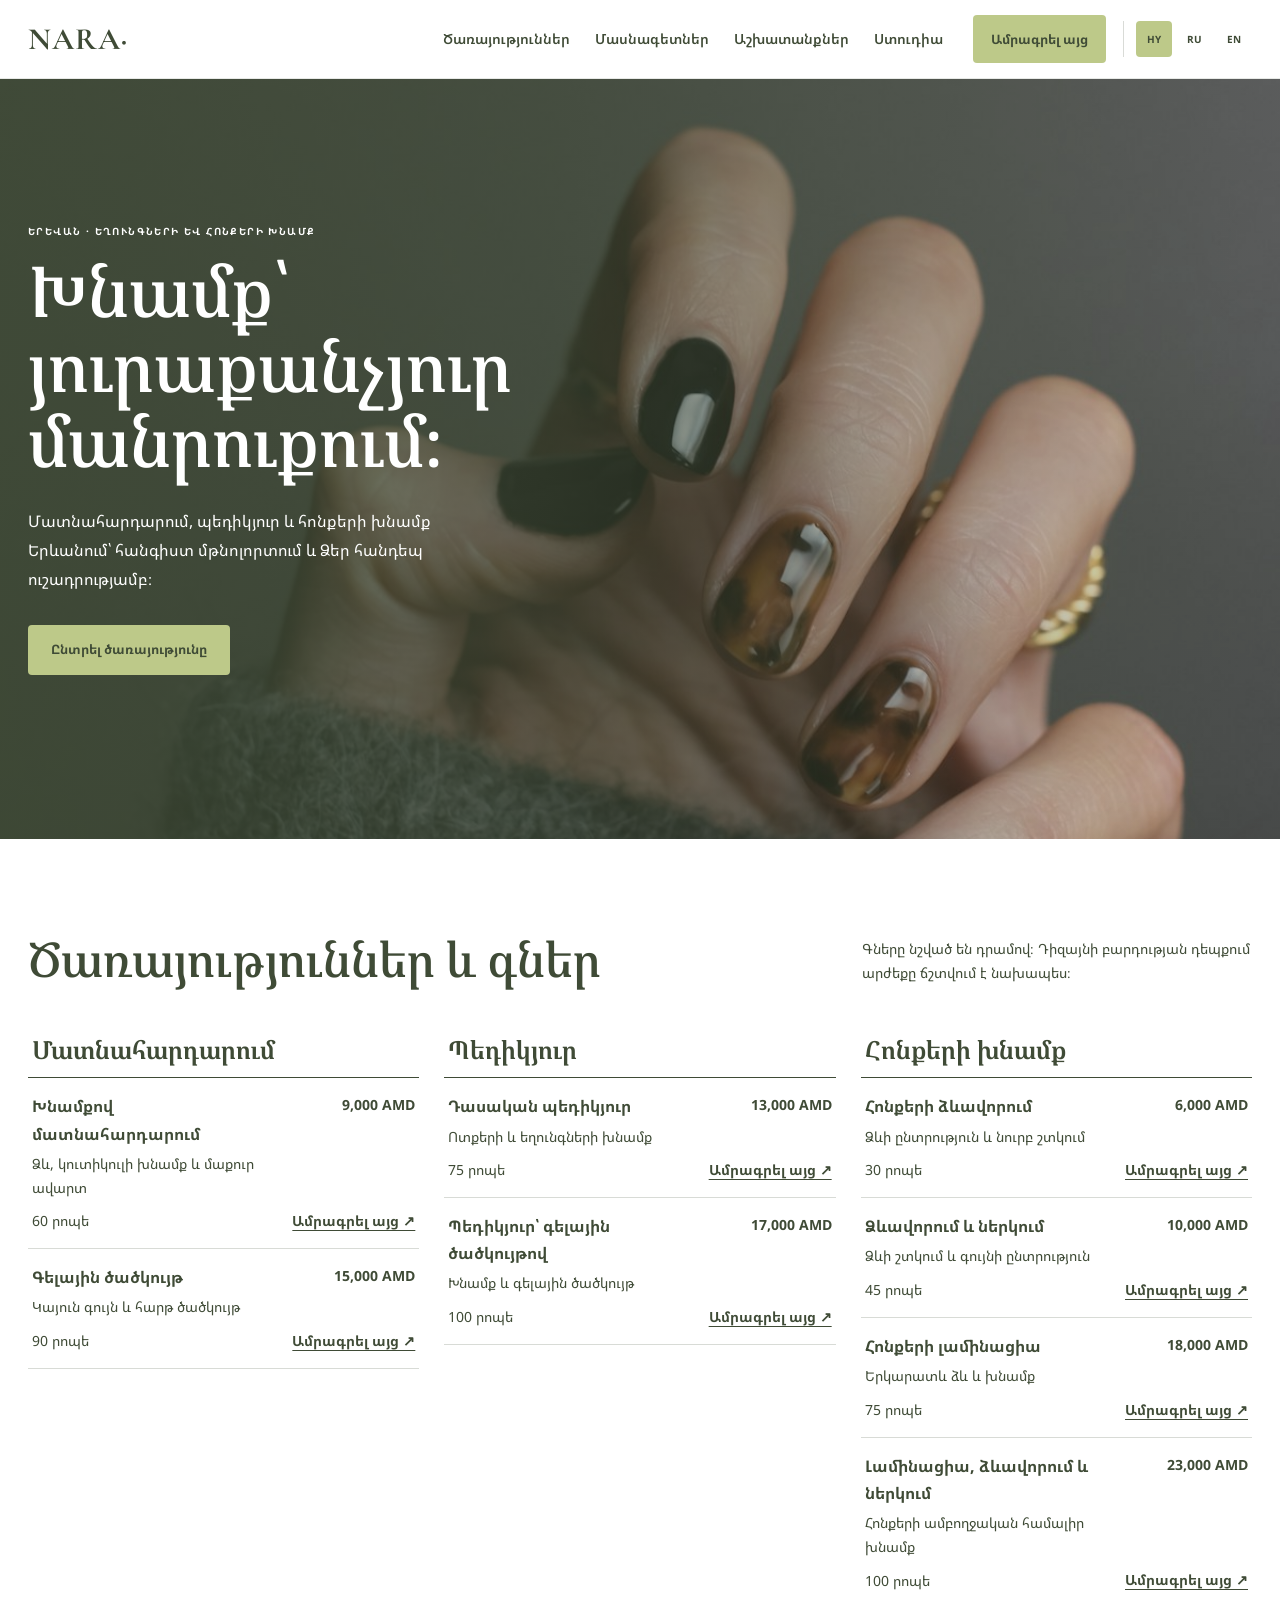
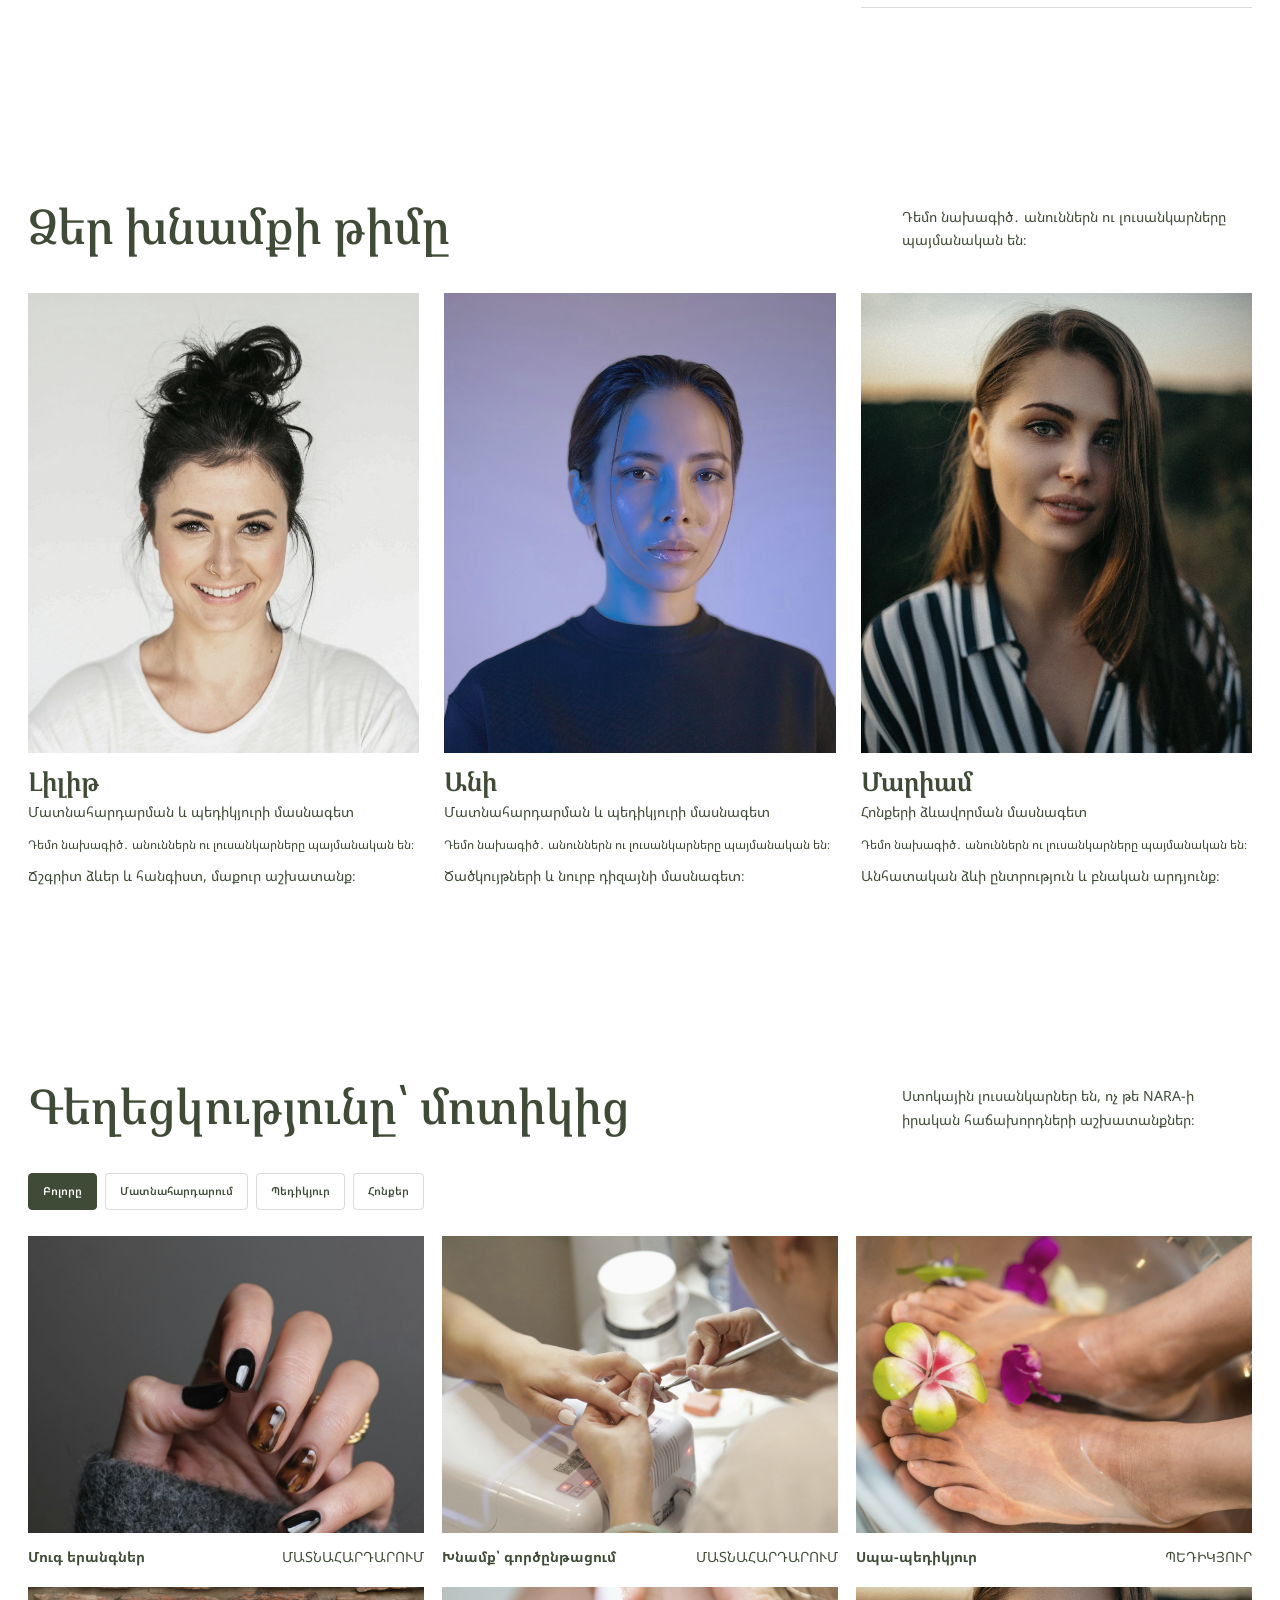
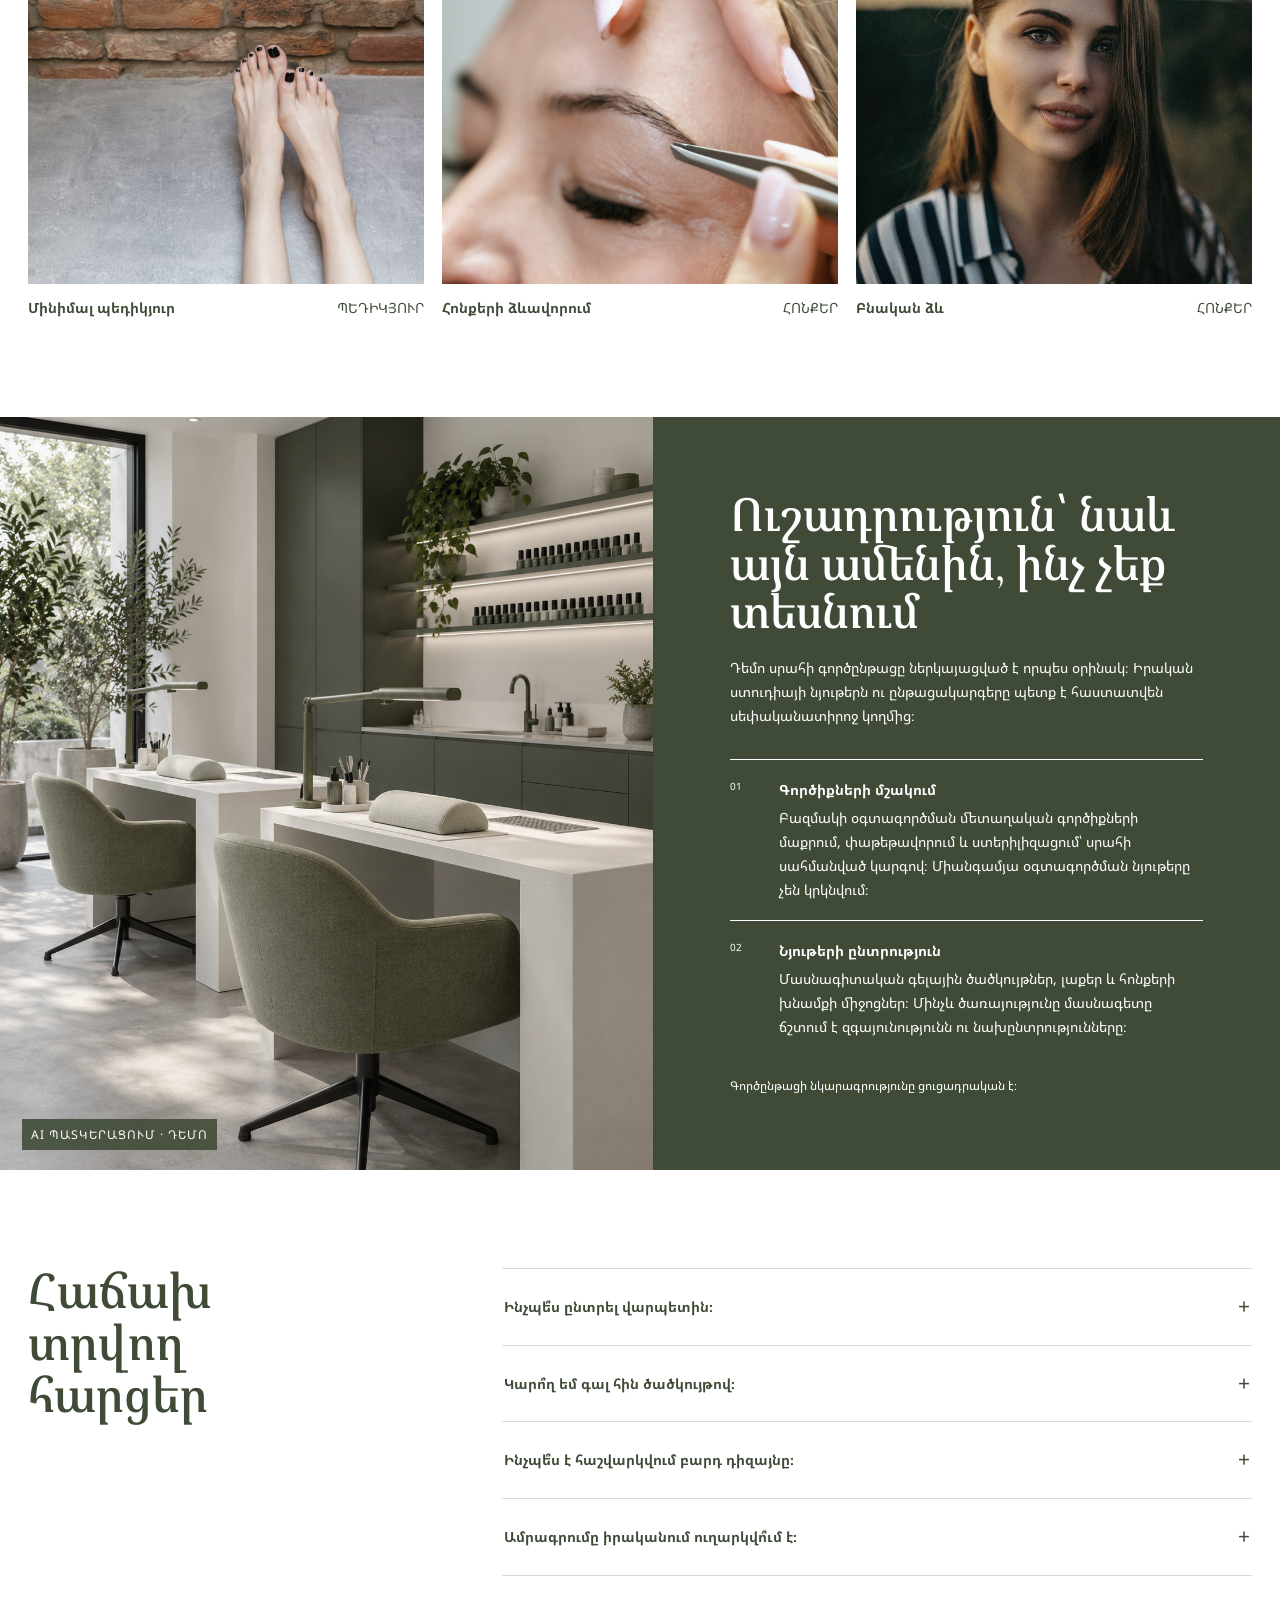
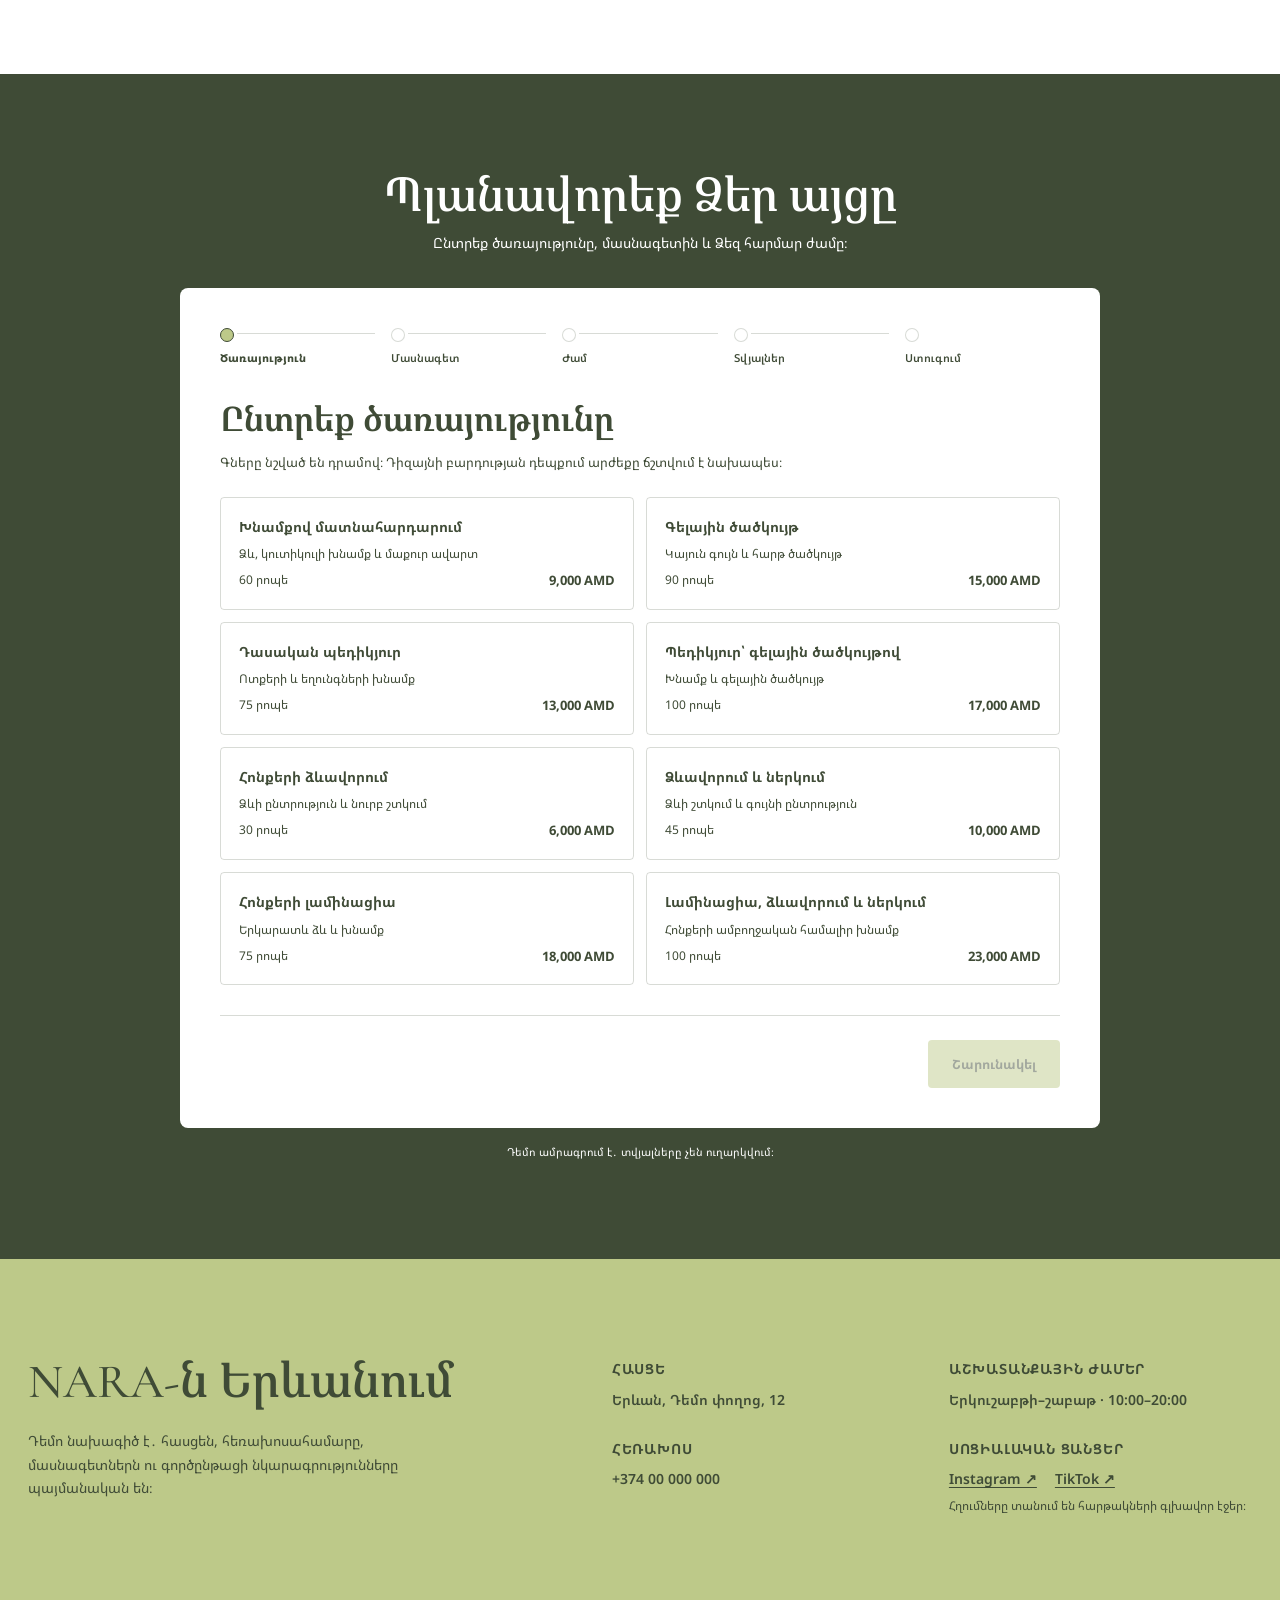
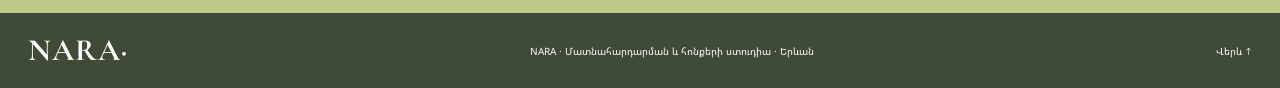
<file: site/index.html>
<!doctype html>
<html lang="hy">
<head>
  <meta charset="utf-8">
  <meta name="viewport" content="width=device-width, initial-scale=1">
  <meta name="theme-color" content="#3f4b36">
  <meta name="description" content="NARA — մատնահարդարման, պեդիկյուրի և հոնքերի խնամքի ատելիե Երևանում։">
  <title>NARA — Nail &amp; Brow Atelier · Երևան</title>
  <link rel="preconnect" href="https://fonts.googleapis.com">
  <link rel="preconnect" href="https://fonts.gstatic.com" crossorigin>
  <link href="https://fonts.googleapis.com/css2?family=Cormorant+Garamond:wght@400;500;600;700&family=DM+Sans:wght@400;500;600;700&family=Manrope:wght@400;500;600;700&family=Noto+Sans+Armenian:wght@400;500;600;700&family=Noto+Serif+Armenian:wght@500;600;700&display=swap" rel="stylesheet">
  <link rel="stylesheet" href="style.css">
  <script defer src="booking-data.js"></script>
  <script defer src="app.js"></script>
</head>
<body id="top">
  <header class="site-header">
    <div class="header-inner">
      <a class="wordmark" href="index.html" aria-label="NARA home">NARA<span>·</span></a>
      <nav class="main-nav" id="mainNav" data-nav-label>
        <a href="#services" data-copy="nav.0"></a>
        <a href="#artists" data-copy="nav.1"></a>
        <a href="#work" data-copy="nav.2"></a>
        <a href="#studio" data-copy="nav.3"></a>
      </nav>
      <div class="header-actions">
        <a class="header-book" href="#booking" data-copy="book"></a>
        <div class="language-switch" role="group" data-language-label>
          <a href="index.html" lang="hy" aria-current="page">HY</a>
          <a href="ru.html" lang="ru">RU</a>
          <a href="en.html" lang="en">EN</a>
        </div>
        <button class="menu-toggle" type="button" aria-controls="mainNav" aria-expanded="false" data-menu-toggle>
          <span></span><span></span><span class="visually-hidden" data-copy="menu"></span>
        </button>
      </div>
    </div>
  </header>

  <main>
    <section class="hero" aria-labelledby="heroTitle">
      <img class="hero-image" src="assets/manicure-01.jpg" alt="Nail art in deep glossy tones" fetchpriority="high">
      <div class="hero-shade"></div>
      <div class="hero-copy">
        <p class="eyebrow" data-copy="heroKicker"></p>
        <h1 id="heroTitle" data-copy-html="heroTitle"></h1>
        <p class="hero-description" data-copy="heroText"></p>
        <div class="hero-actions"><a class="button button-accent" href="#booking" data-copy="heroButton"></a></div>
      </div>
    </section>

    <section class="services-section section-pad" id="services" aria-labelledby="servicesTitle">
      <div class="section-heading section-heading-split">
        <div>
          <p class="eyebrow eyebrow-dark" data-copy="servicesKicker"></p>
          <h2 class="section-title" id="servicesTitle" data-copy="servicesTitle"></h2>
        </div>
        <p class="section-intro" data-copy="servicesText"></p>
      </div>
      <div class="service-list" id="serviceList"></div>
    </section>

    <section class="artists-section section-pad" id="artists" aria-labelledby="artistsTitle">
      <div class="section-heading">
        <p class="eyebrow eyebrow-dark" data-copy="teamKicker"></p>
        <div class="section-title-row">
          <h2 class="section-title" id="artistsTitle" data-copy="teamTitle"></h2>
          <p class="section-note" data-copy="teamNote"></p>
        </div>
      </div>
      <div class="artist-grid" id="artistGrid"></div>
    </section>

    <section class="gallery-section section-pad" id="work" aria-labelledby="galleryTitle">
      <div class="section-heading">
        <p class="eyebrow eyebrow-dark" data-copy="galleryKicker"></p>
        <div class="section-title-row">
          <h2 class="section-title" id="galleryTitle" data-copy="galleryTitle"></h2>
          <p class="section-note" data-copy="galleryNote"></p>
        </div>
      </div>
      <div class="gallery-filters" role="group" data-filter-label>
        <button class="filter-button is-active" type="button" data-filter="all" aria-pressed="true" data-copy="filterAll"></button>
        <button class="filter-button" type="button" data-filter="manicure" aria-pressed="false" data-copy="filterMani"></button>
        <button class="filter-button" type="button" data-filter="pedicure" aria-pressed="false" data-copy="filterPedi"></button>
        <button class="filter-button" type="button" data-filter="brows" aria-pressed="false" data-copy="filterBrows"></button>
      </div>
      <div class="gallery-grid" id="galleryGrid"></div>
    </section>

    <section class="studio-section" id="studio" aria-labelledby="studioTitle">
      <div class="studio-image-wrap">
        <img src="assets/studio-interior.png" alt="Ստուդիայի ինտերիերի պատկերացում՝ դեմո նախագծի համար" loading="lazy">
        <span class="photo-credit">AI ՊԱՏԿԵՐԱՑՈՒՄ · ԴԵՄՈ</span>
      </div>
      <div class="studio-copy">
        <p class="eyebrow" data-copy="studioKicker"></p>
        <h2 id="studioTitle" data-copy="studioTitle"></h2>
        <p class="studio-description" data-copy="studioText"></p>
        <div class="studio-principles">
          <article>
            <span class="principle-number">01</span>
            <div><h3 data-copy="sterileTitle"></h3><p data-copy="sterileText"></p></div>
          </article>
          <article>
            <span class="principle-number">02</span>
            <div><h3 data-copy="materialsTitle"></h3><p data-copy="materialsText"></p></div>
          </article>
        </div>
        <p class="studio-disclaimer" data-copy="studioTag"></p>
      </div>
    </section>

    <section class="faq-section section-pad" id="faq" aria-labelledby="faqTitle">
      <div class="faq-heading">
        <p class="eyebrow eyebrow-dark" data-copy="faqKicker"></p>
        <h2 class="section-title" id="faqTitle" data-copy="faqTitle"></h2>
      </div>
      <div class="faq-list" id="faqList"></div>
    </section>

    <section class="booking-section section-pad" id="booking" aria-labelledby="bookingTitle">
      <div class="booking-heading">
        <p class="eyebrow" data-copy="booking.kicker"></p>
        <h2 id="bookingTitle" data-copy="booking.title"></h2>
        <p data-copy="booking.intro"></p>
      </div>
      <div id="bookingWizard" class="booking-wizard" data-endpoint="/.netlify/functions/booking"></div>
      <p class="booking-demo" data-copy="booking.demo"></p>
    </section>

    <section class="contact-section section-pad" id="contact" aria-labelledby="contactTitle">
      <div class="contact-main">
        <p class="eyebrow eyebrow-dark" data-copy="contactKicker"></p>
        <h2 class="section-title" id="contactTitle" data-copy="contactTitle"></h2>
        <p class="demo-notice" data-copy="demoNotice"></p>
      </div>
      <div class="contact-details">
        <div><span data-copy="addressLabel"></span><p data-copy="addressValue"></p></div>
        <div><span data-copy="hoursLabel"></span><p data-copy="hoursValue"></p></div>
        <div><span data-copy="phoneLabel"></span><p data-copy="phoneValue"></p></div>
        <div class="social-links">
          <span data-copy="socialLabel"></span>
          <p><a href="https://www.instagram.com/" target="_blank" rel="noreferrer">Instagram ↗</a><a href="https://www.tiktok.com/" target="_blank" rel="noreferrer">TikTok ↗</a></p>
          <small data-copy="socialNote"></small>
        </div>
      </div>
    </section>
  </main>

  <footer class="site-footer">
    <a class="wordmark" href="index.html">NARA<span>·</span></a>
    <p data-copy="footerLine"></p>
    <a href="#top" data-copy="backToTop"></a>
  </footer>
  <a class="mobile-book" href="#booking" data-copy="book"></a>
</body>
</html>
</file>
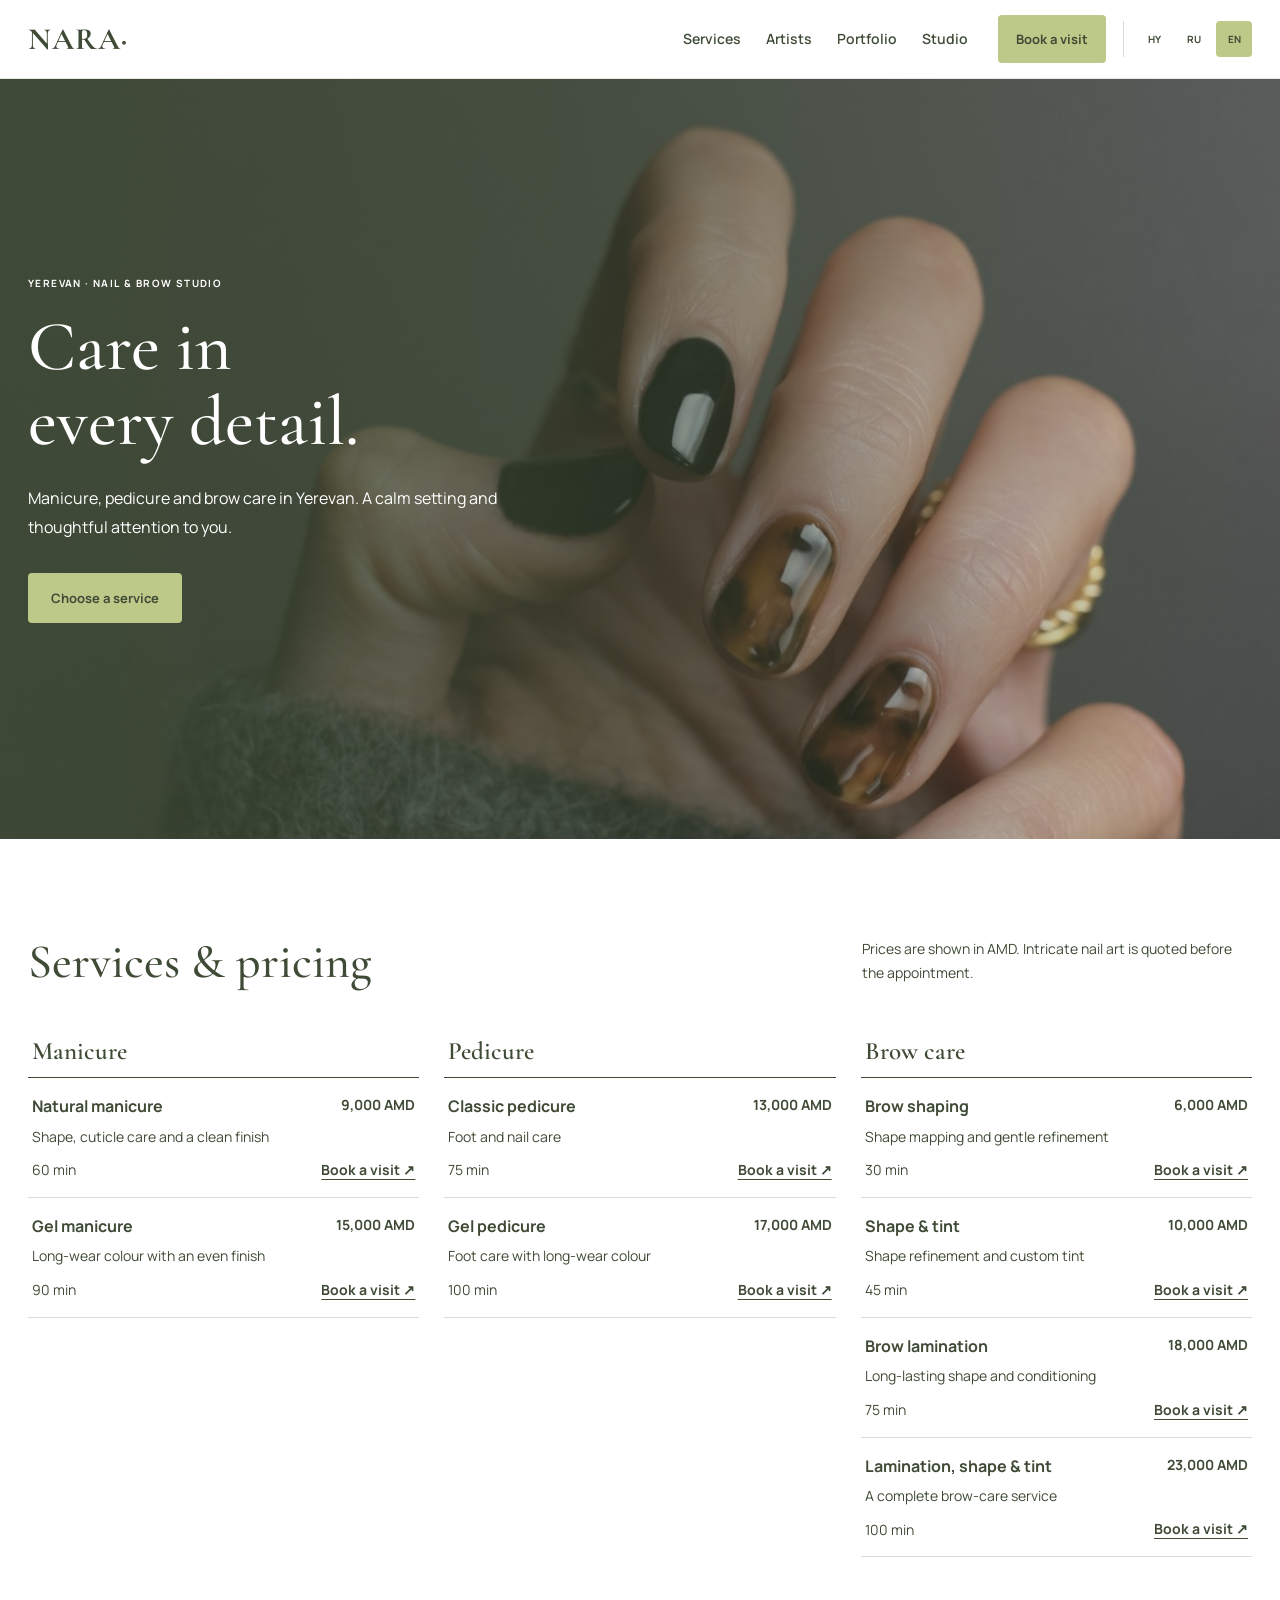
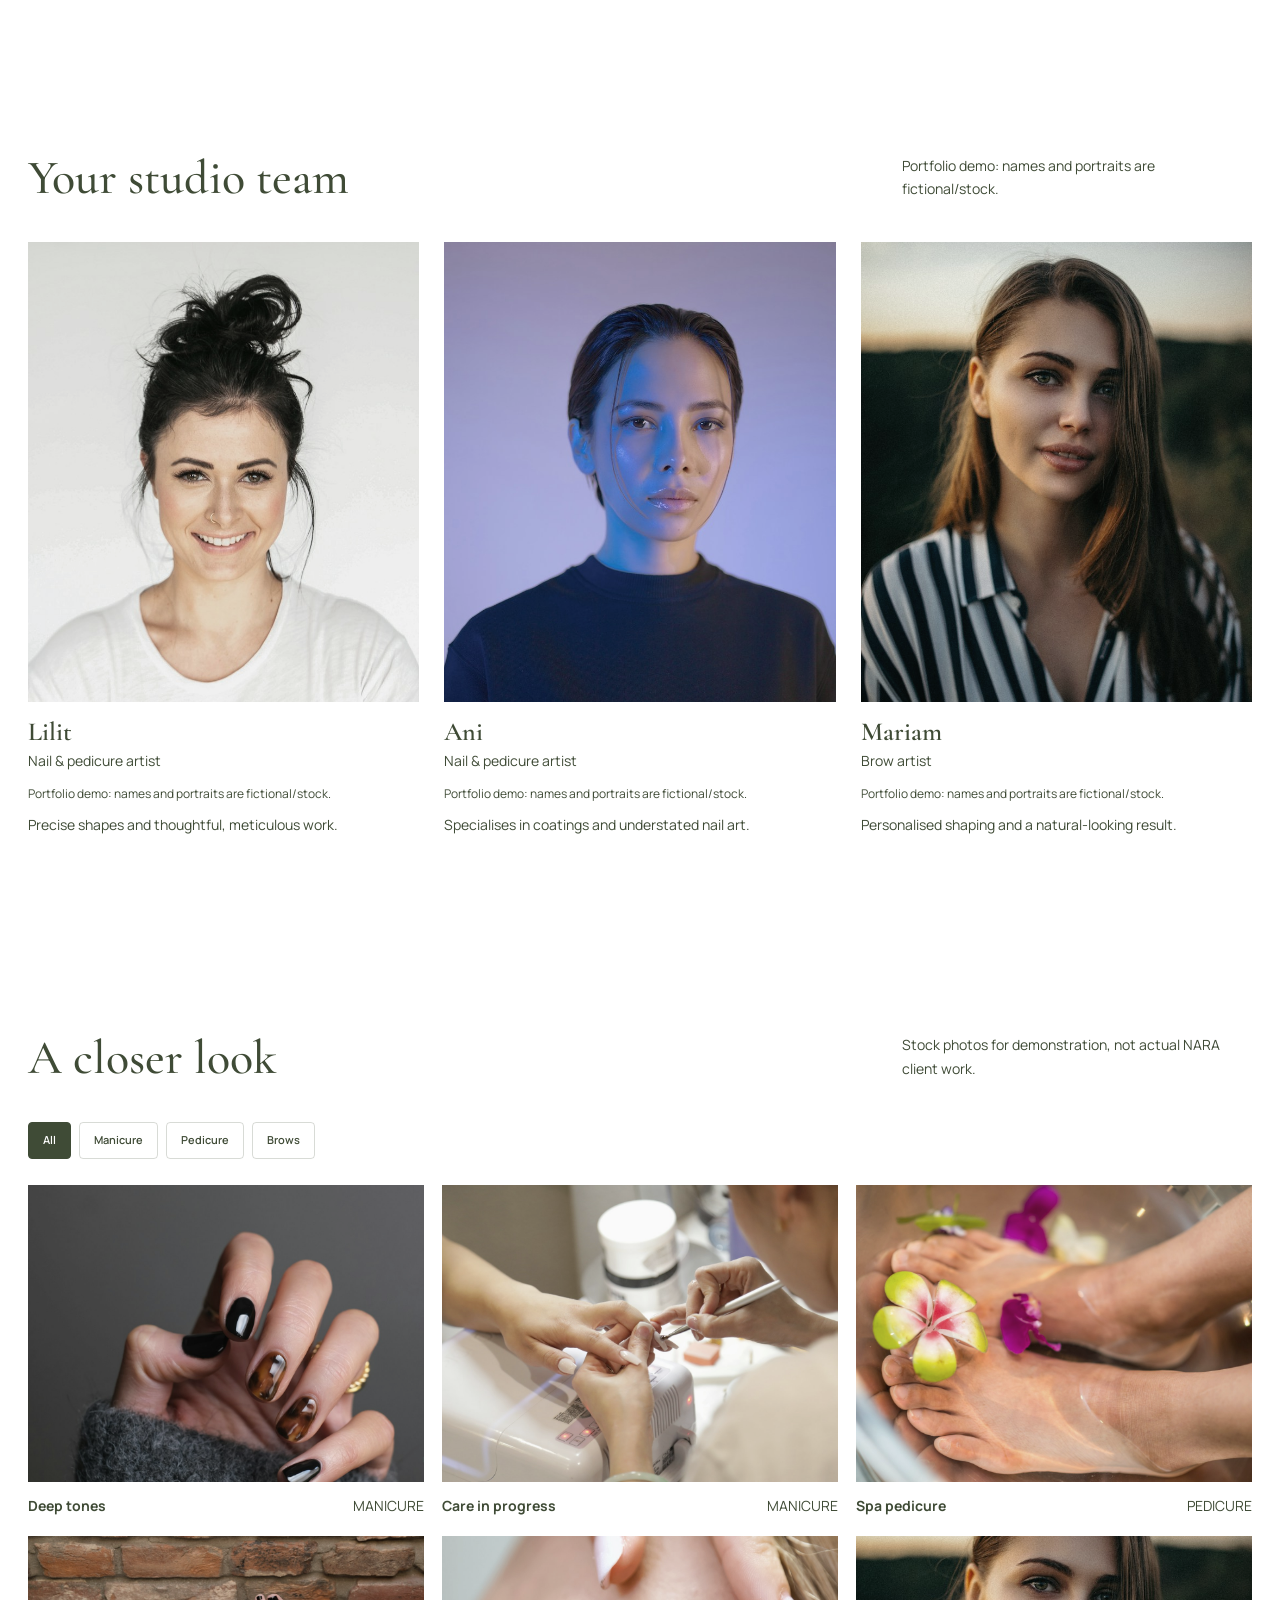
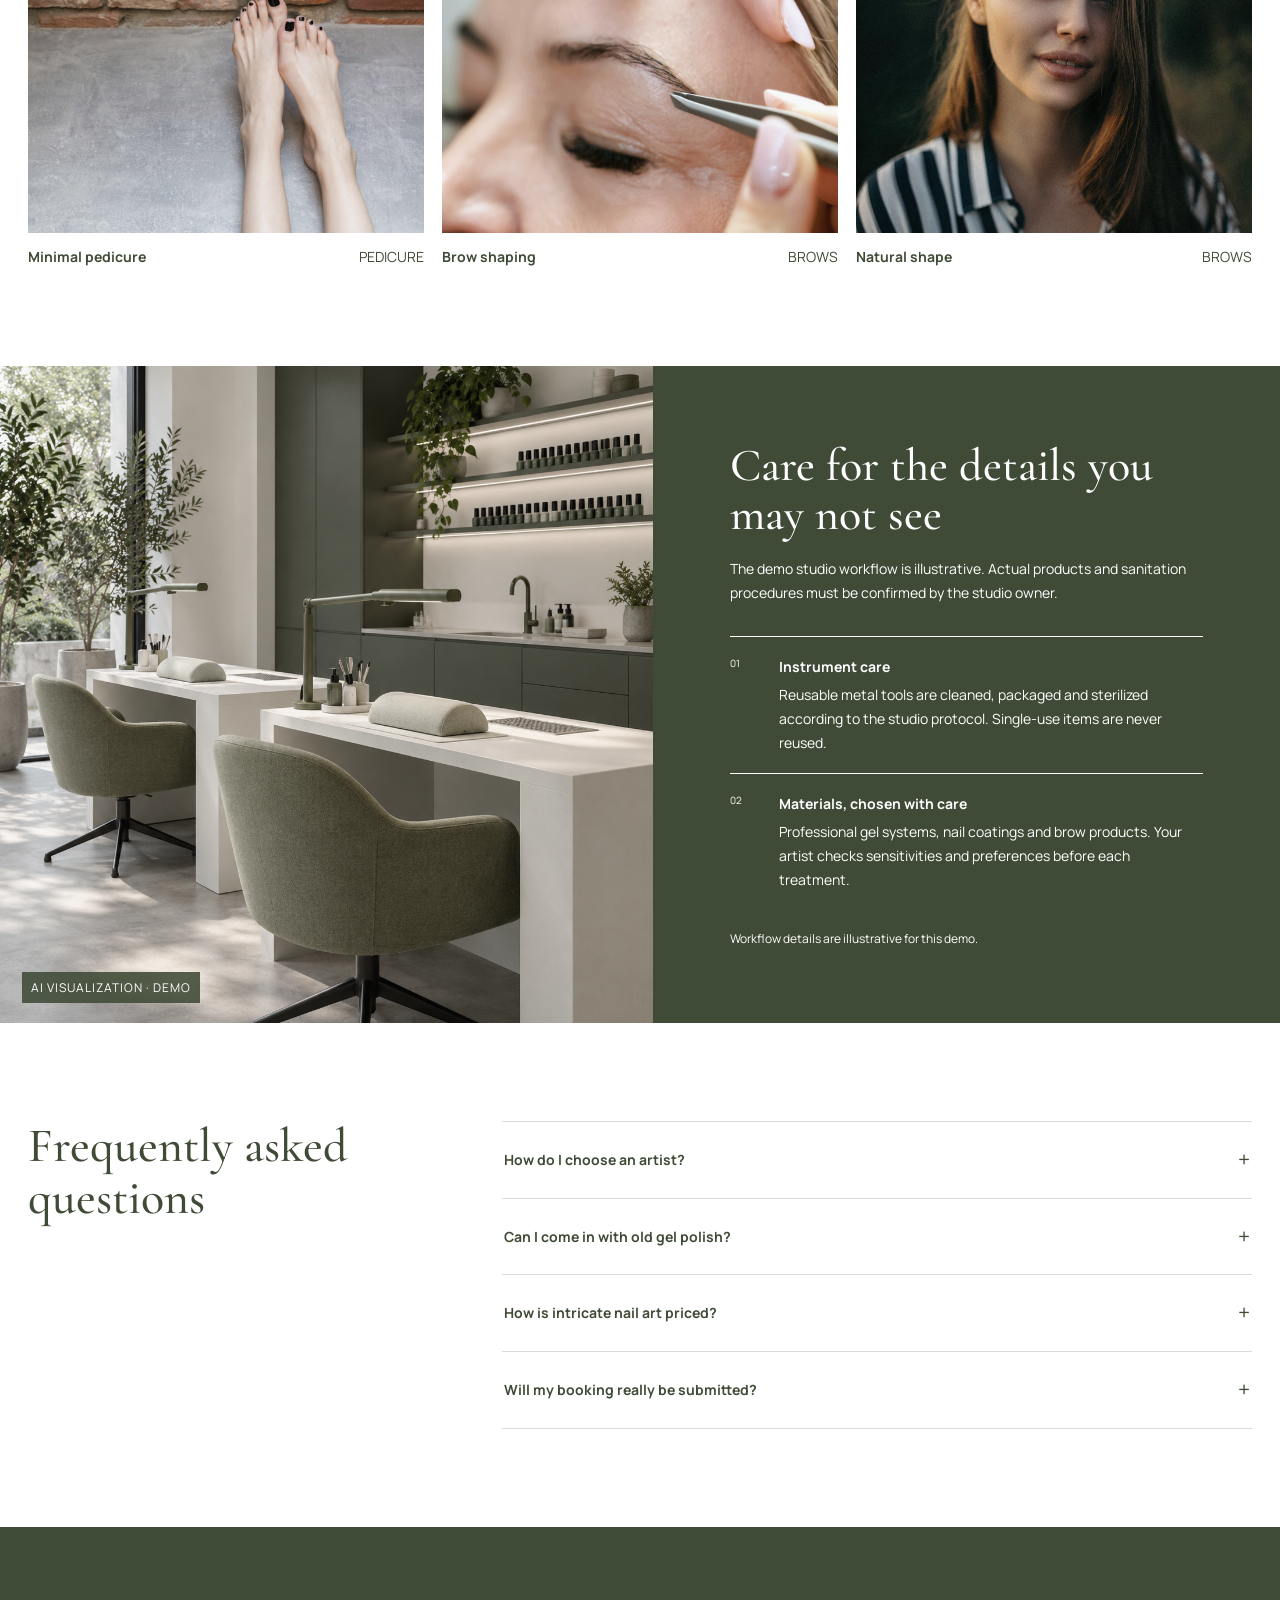
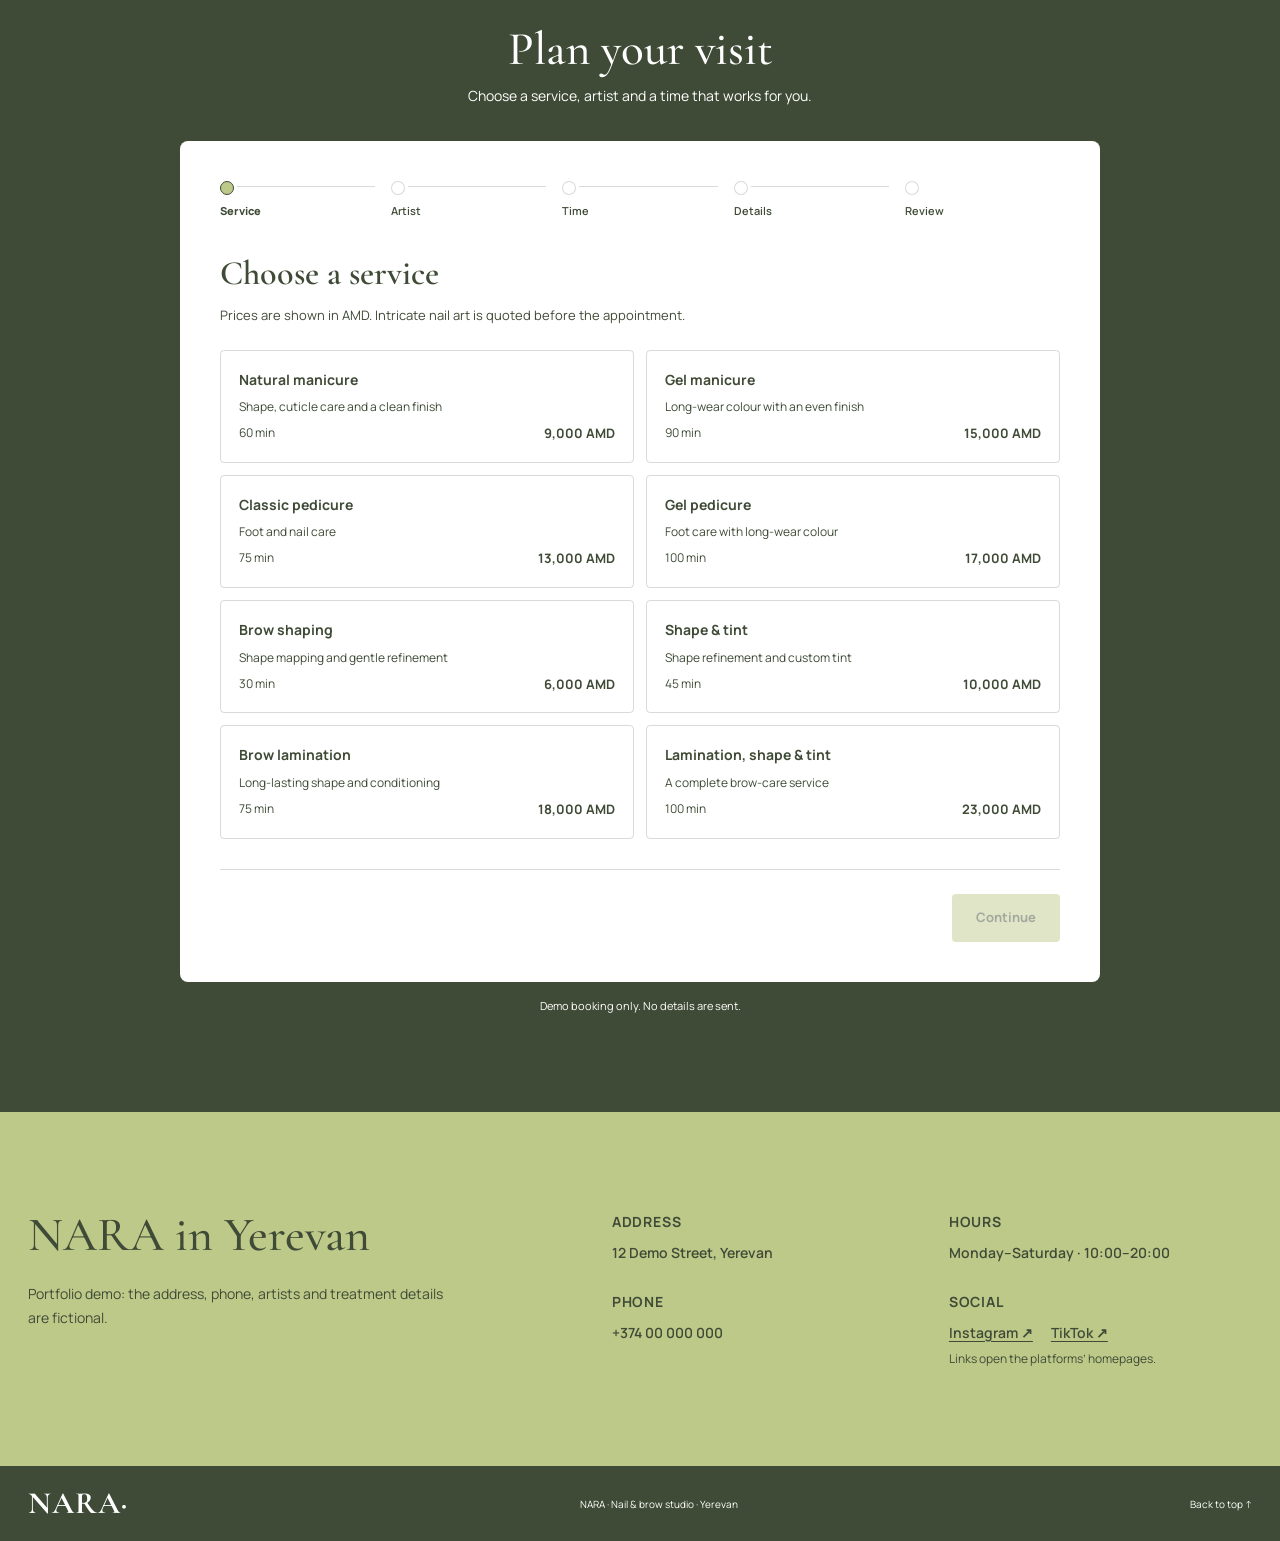
<file: site/en.html>
<!doctype html>
<html lang="en">
<head>
  <meta charset="utf-8">
  <meta name="viewport" content="width=device-width, initial-scale=1">
  <meta name="theme-color" content="#3f4b36">
  <meta name="description" content="NARA — a manicure, pedicure and brow studio in Yerevan.">
  <title>NARA — Nail &amp; Brow Atelier · Yerevan</title>
  <link rel="preconnect" href="https://fonts.googleapis.com">
  <link rel="preconnect" href="https://fonts.gstatic.com" crossorigin>
  <link href="https://fonts.googleapis.com/css2?family=Cormorant+Garamond:wght@400;500;600;700&family=DM+Sans:wght@400;500;600;700&family=Manrope:wght@400;500;600;700&family=Noto+Sans+Armenian:wght@400;500;600;700&family=Noto+Serif+Armenian:wght@500;600;700&display=swap" rel="stylesheet">
  <link rel="stylesheet" href="style.css">
  <script defer src="booking-data.js"></script>
  <script defer src="app.js"></script>
</head>
<body id="top">
  <header class="site-header">
    <div class="header-inner">
      <a class="wordmark" href="en.html" aria-label="NARA home">NARA<span>·</span></a>
      <nav class="main-nav" id="mainNav" data-nav-label>
        <a href="#services" data-copy="nav.0"></a><a href="#artists" data-copy="nav.1"></a>
        <a href="#work" data-copy="nav.2"></a><a href="#studio" data-copy="nav.3"></a>
      </nav>
      <div class="header-actions">
        <a class="header-book" href="#booking" data-copy="book"></a>
        <div class="language-switch" role="group" data-language-label>
          <a href="index.html" lang="hy">HY</a><a href="ru.html" lang="ru">RU</a><a href="en.html" lang="en" aria-current="page">EN</a>
        </div>
        <button class="menu-toggle" type="button" aria-controls="mainNav" aria-expanded="false" data-menu-toggle><span></span><span></span><span class="visually-hidden" data-copy="menu"></span></button>
      </div>
    </div>
  </header>
  <main>
    <section class="hero" aria-labelledby="heroTitle">
      <img class="hero-image" src="assets/manicure-01.jpg" alt="Nail art in deep glossy tones" fetchpriority="high"><div class="hero-shade"></div>
      <div class="hero-copy"><p class="eyebrow" data-copy="heroKicker"></p><h1 id="heroTitle" data-copy-html="heroTitle"></h1><p class="hero-description" data-copy="heroText"></p><div class="hero-actions"><a class="button button-accent" href="#booking" data-copy="heroButton"></a></div></div>
    </section>
    <section class="services-section section-pad" id="services" aria-labelledby="servicesTitle"><div class="section-heading section-heading-split"><div><p class="eyebrow eyebrow-dark" data-copy="servicesKicker"></p><h2 class="section-title" id="servicesTitle" data-copy="servicesTitle"></h2></div><p class="section-intro" data-copy="servicesText"></p></div><div class="service-list" id="serviceList"></div></section>
    <section class="artists-section section-pad" id="artists" aria-labelledby="artistsTitle"><div class="section-heading"><p class="eyebrow eyebrow-dark" data-copy="teamKicker"></p><div class="section-title-row"><h2 class="section-title" id="artistsTitle" data-copy="teamTitle"></h2><p class="section-note" data-copy="teamNote"></p></div></div><div class="artist-grid" id="artistGrid"></div></section>
    <section class="gallery-section section-pad" id="work" aria-labelledby="galleryTitle"><div class="section-heading"><p class="eyebrow eyebrow-dark" data-copy="galleryKicker"></p><div class="section-title-row"><h2 class="section-title" id="galleryTitle" data-copy="galleryTitle"></h2><p class="section-note" data-copy="galleryNote"></p></div></div><div class="gallery-filters" role="group" data-filter-label><button class="filter-button is-active" type="button" data-filter="all" aria-pressed="true" data-copy="filterAll"></button><button class="filter-button" type="button" data-filter="manicure" aria-pressed="false" data-copy="filterMani"></button><button class="filter-button" type="button" data-filter="pedicure" aria-pressed="false" data-copy="filterPedi"></button><button class="filter-button" type="button" data-filter="brows" aria-pressed="false" data-copy="filterBrows"></button></div><div class="gallery-grid" id="galleryGrid"></div></section>
    <section class="studio-section" id="studio" aria-labelledby="studioTitle"><div class="studio-image-wrap"><img src="assets/studio-interior.png" alt="Studio interior visualization for a demo project" loading="lazy"><span class="photo-credit">AI VISUALIZATION · DEMO</span></div><div class="studio-copy"><p class="eyebrow" data-copy="studioKicker"></p><h2 id="studioTitle" data-copy="studioTitle"></h2><p class="studio-description" data-copy="studioText"></p><div class="studio-principles"><article><span class="principle-number">01</span><div><h3 data-copy="sterileTitle"></h3><p data-copy="sterileText"></p></div></article><article><span class="principle-number">02</span><div><h3 data-copy="materialsTitle"></h3><p data-copy="materialsText"></p></div></article></div><p class="studio-disclaimer" data-copy="studioTag"></p></div></section>
    <section class="faq-section section-pad" id="faq" aria-labelledby="faqTitle"><div class="faq-heading"><p class="eyebrow eyebrow-dark" data-copy="faqKicker"></p><h2 class="section-title" id="faqTitle" data-copy="faqTitle"></h2></div><div class="faq-list" id="faqList"></div></section>
    <section class="booking-section section-pad" id="booking" aria-labelledby="bookingTitle"><div class="booking-heading"><p class="eyebrow" data-copy="booking.kicker"></p><h2 id="bookingTitle" data-copy="booking.title"></h2><p data-copy="booking.intro"></p></div><div id="bookingWizard" class="booking-wizard" data-endpoint="/.netlify/functions/booking"></div><p class="booking-demo" data-copy="booking.demo"></p></section>
    <section class="contact-section section-pad" id="contact" aria-labelledby="contactTitle"><div class="contact-main"><p class="eyebrow eyebrow-dark" data-copy="contactKicker"></p><h2 class="section-title" id="contactTitle" data-copy="contactTitle"></h2><p class="demo-notice" data-copy="demoNotice"></p></div><div class="contact-details"><div><span data-copy="addressLabel"></span><p data-copy="addressValue"></p></div><div><span data-copy="hoursLabel"></span><p data-copy="hoursValue"></p></div><div><span data-copy="phoneLabel"></span><p data-copy="phoneValue"></p></div><div class="social-links"><span data-copy="socialLabel"></span><p><a href="https://www.instagram.com/" target="_blank" rel="noreferrer">Instagram ↗</a><a href="https://www.tiktok.com/" target="_blank" rel="noreferrer">TikTok ↗</a></p><small data-copy="socialNote"></small></div></div></section>
  </main>
  <footer class="site-footer"><a class="wordmark" href="en.html">NARA<span>·</span></a><p data-copy="footerLine"></p><a href="#top" data-copy="backToTop"></a></footer>
  <a class="mobile-book" href="#booking" data-copy="book"></a>
</body>
</html>
</file>
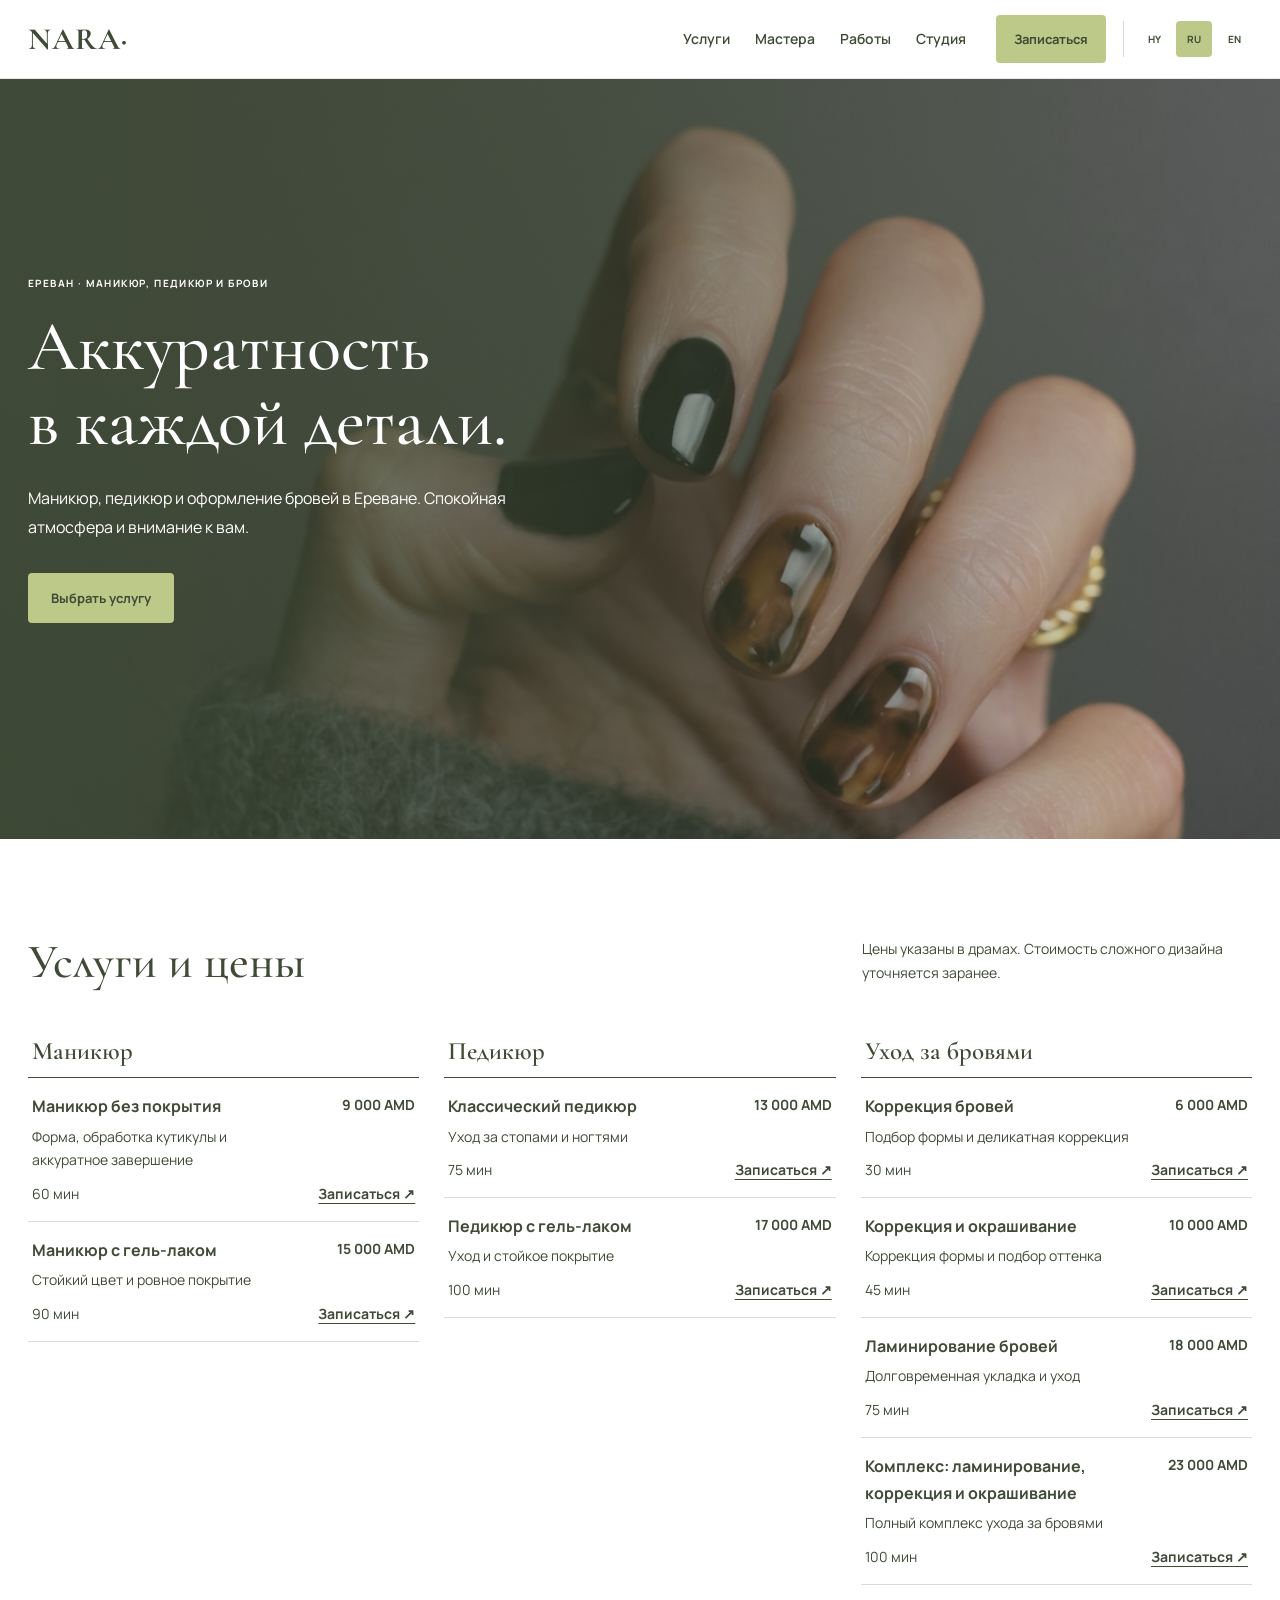
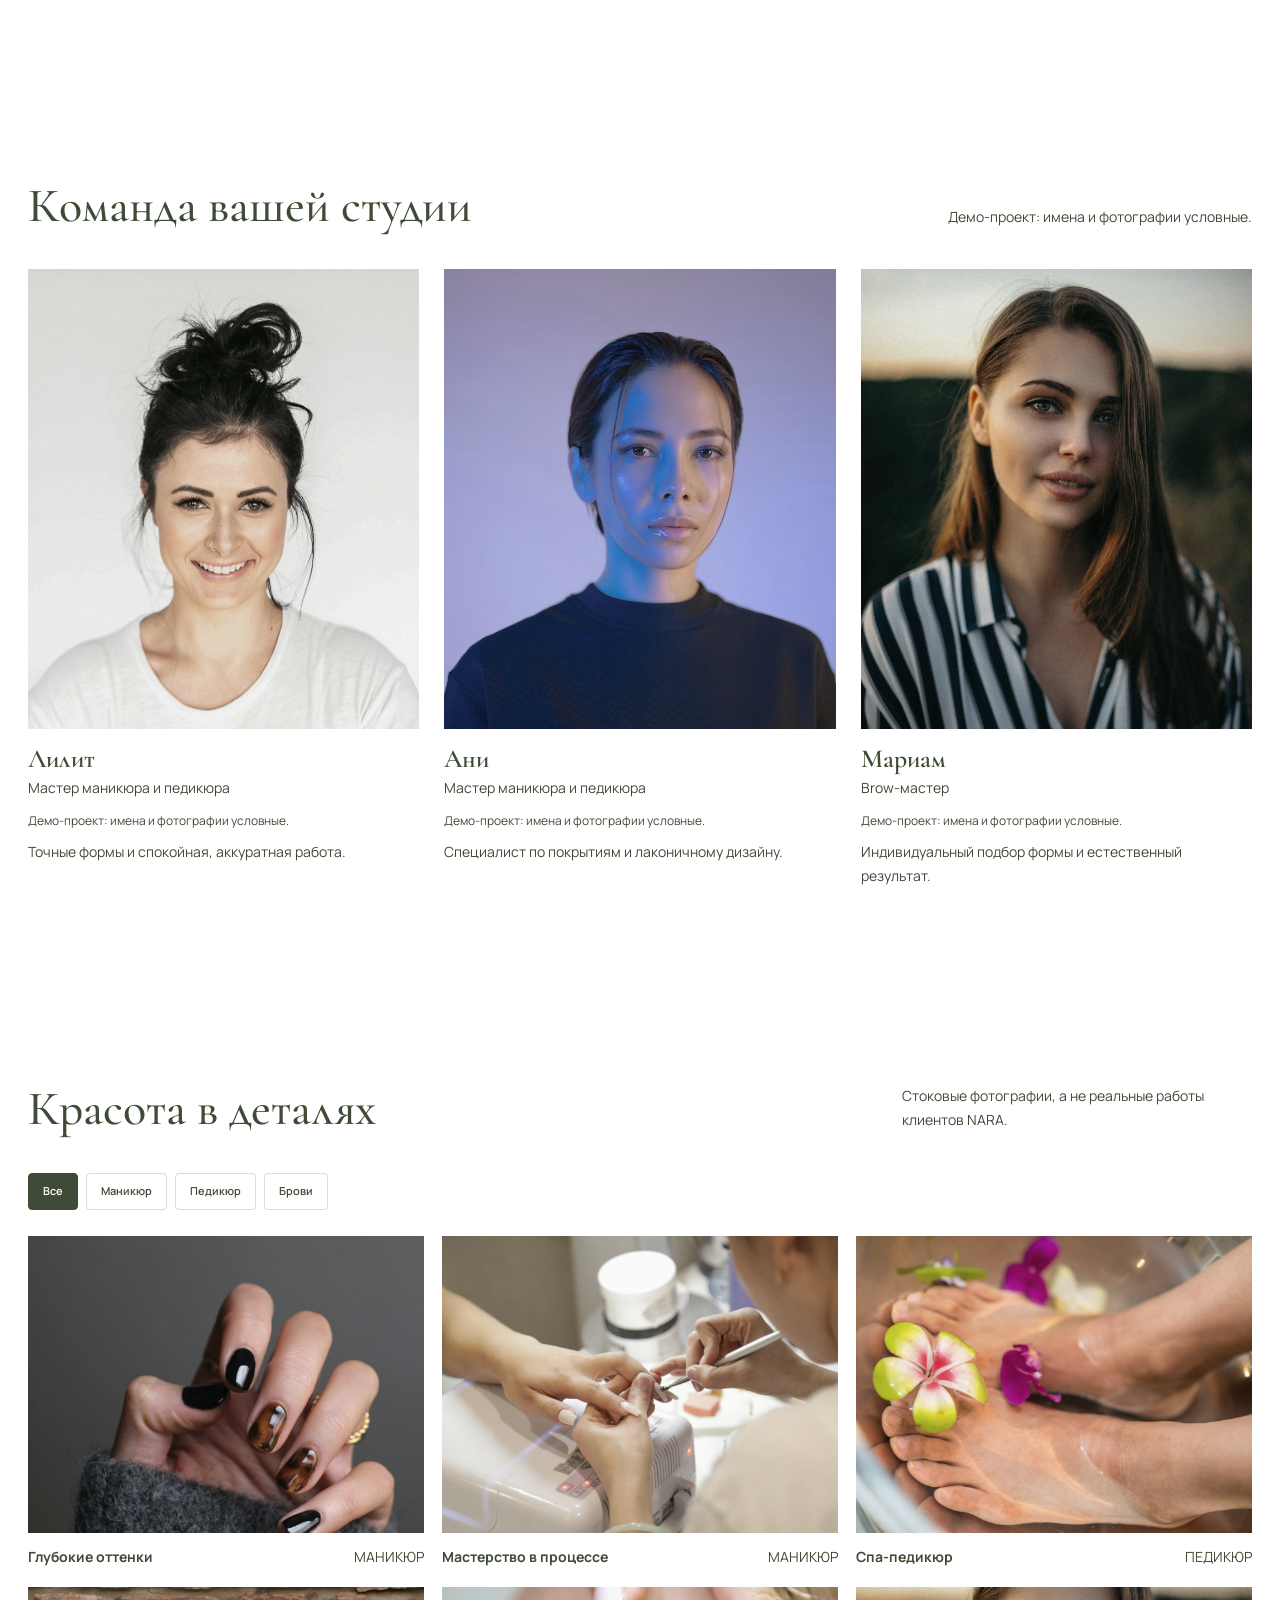
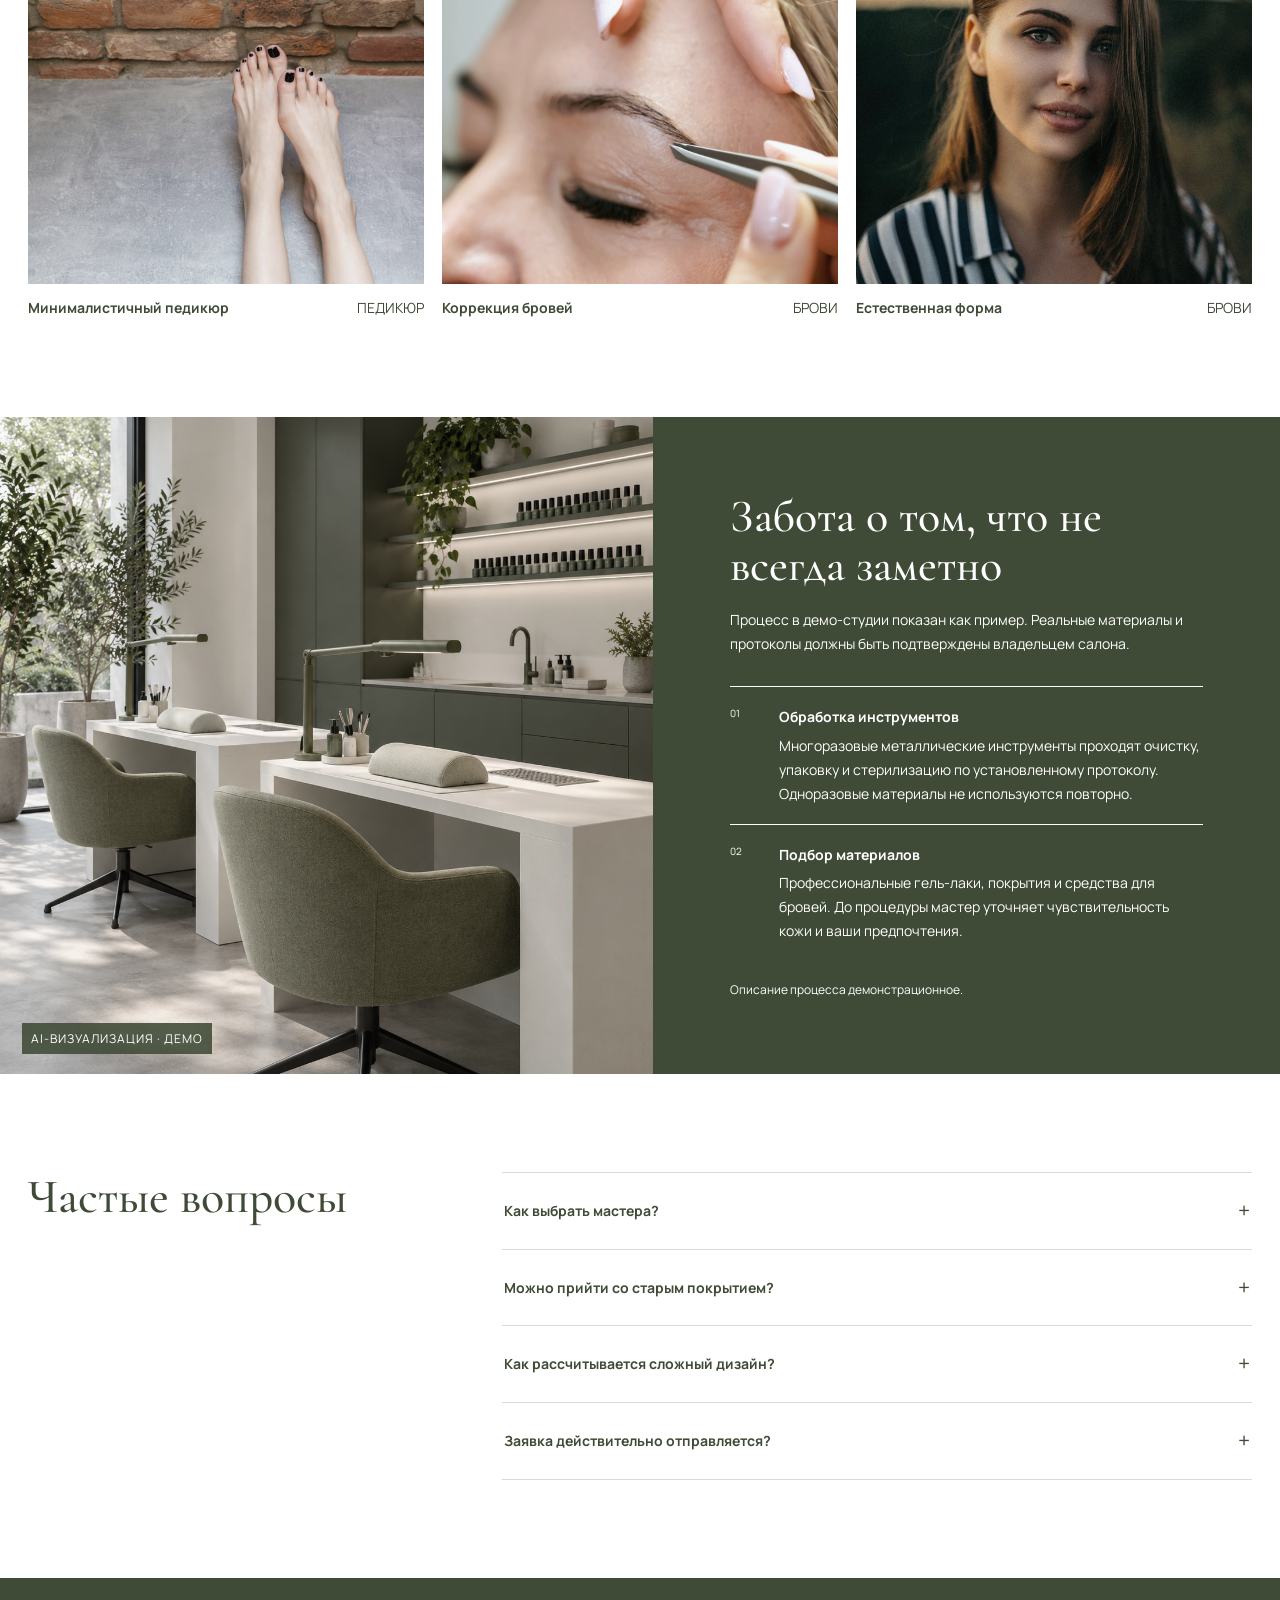
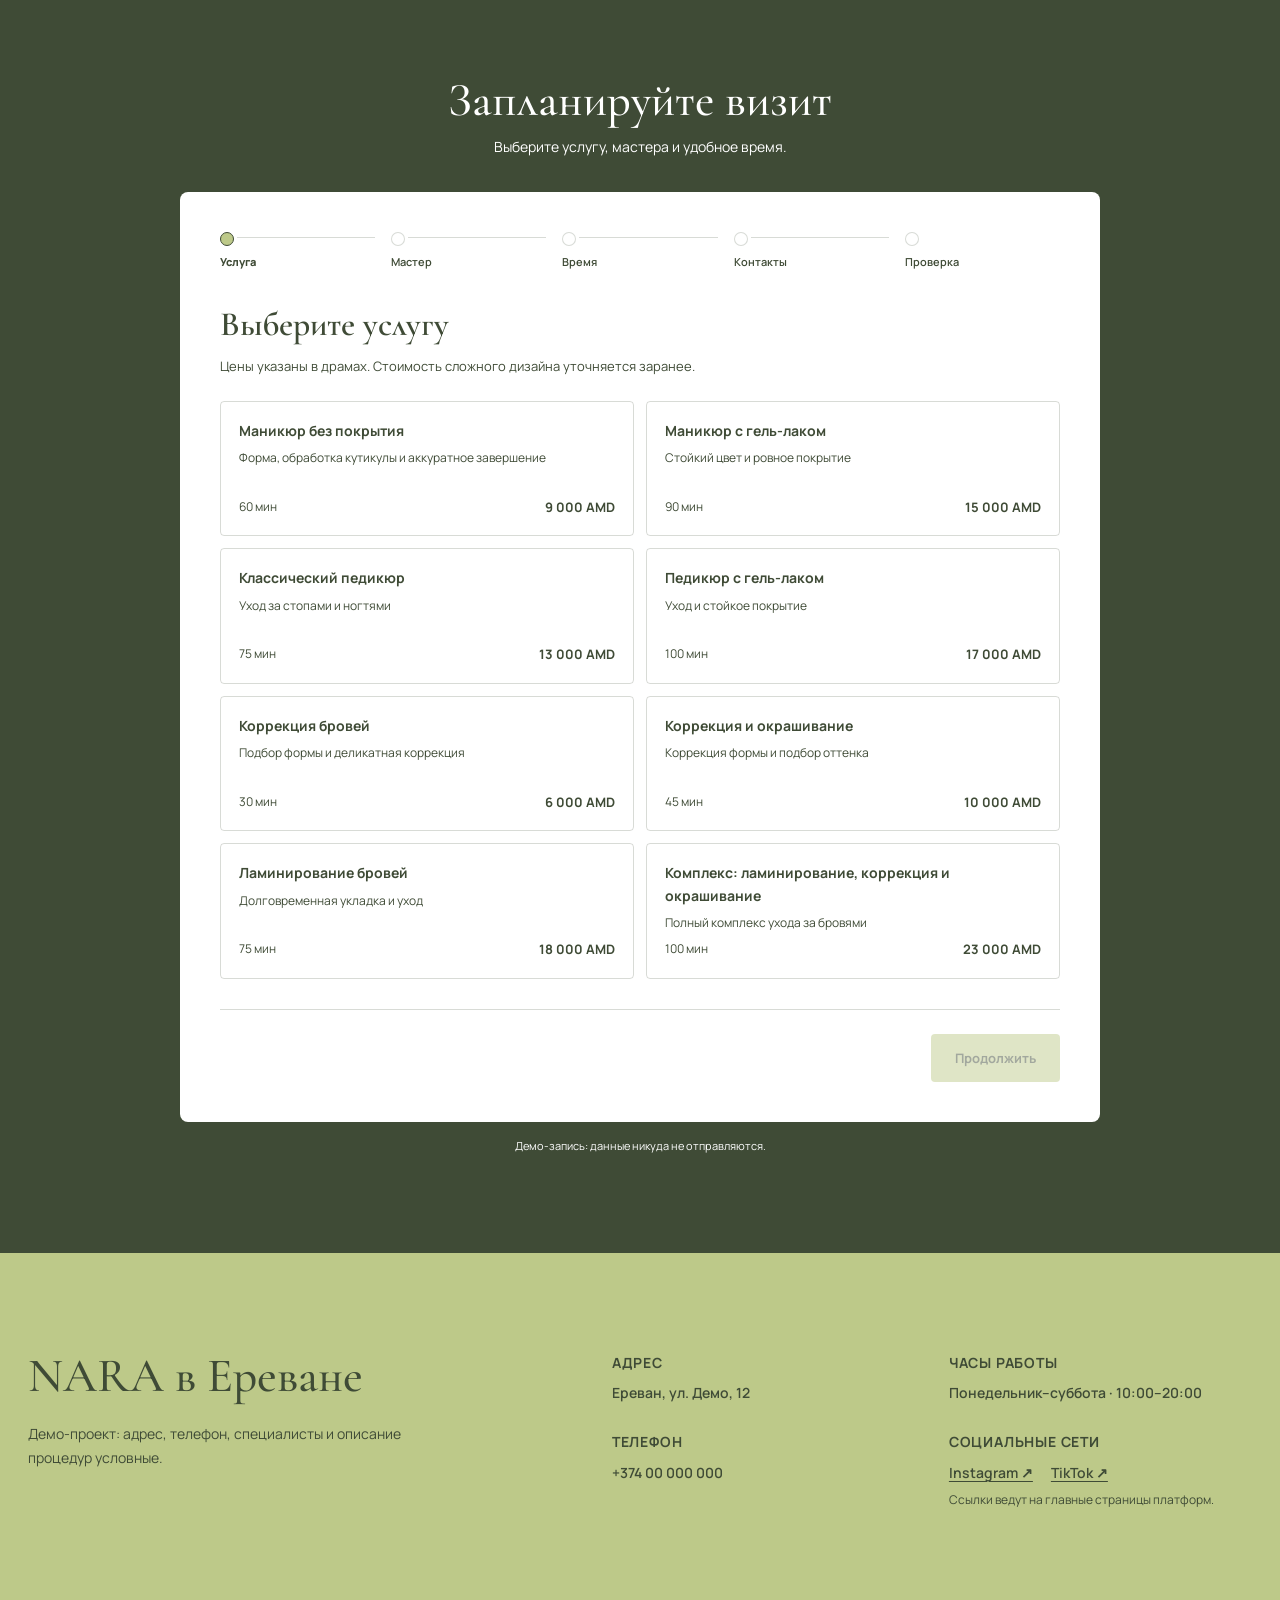
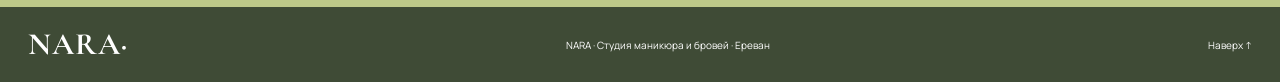
<file: site/ru.html>
<!doctype html>
<html lang="ru">
<head>
  <meta charset="utf-8">
  <meta name="viewport" content="width=device-width, initial-scale=1">
  <meta name="theme-color" content="#3f4b36">
  <meta name="description" content="NARA — студия маникюра, педикюра и оформления бровей в Ереване.">
  <title>NARA — студия маникюра и бровей · Ереван</title>
  <link rel="preconnect" href="https://fonts.googleapis.com">
  <link rel="preconnect" href="https://fonts.gstatic.com" crossorigin>
  <link href="https://fonts.googleapis.com/css2?family=Cormorant+Garamond:wght@400;500;600;700&family=DM+Sans:wght@400;500;600;700&family=Manrope:wght@400;500;600;700&family=Noto+Sans+Armenian:wght@400;500;600;700&family=Noto+Serif+Armenian:wght@500;600;700&display=swap" rel="stylesheet">
  <link rel="stylesheet" href="style.css">
  <script defer src="booking-data.js"></script>
  <script defer src="app.js"></script>
</head>
<body id="top">
  <header class="site-header">
    <div class="header-inner">
      <a class="wordmark" href="ru.html" aria-label="NARA home">NARA<span>·</span></a>
      <nav class="main-nav" id="mainNav" data-nav-label>
        <a href="#services" data-copy="nav.0"></a><a href="#artists" data-copy="nav.1"></a>
        <a href="#work" data-copy="nav.2"></a><a href="#studio" data-copy="nav.3"></a>
      </nav>
      <div class="header-actions">
        <a class="header-book" href="#booking" data-copy="book"></a>
        <div class="language-switch" role="group" data-language-label>
          <a href="index.html" lang="hy">HY</a><a href="ru.html" lang="ru" aria-current="page">RU</a><a href="en.html" lang="en">EN</a>
        </div>
        <button class="menu-toggle" type="button" aria-controls="mainNav" aria-expanded="false" data-menu-toggle>
          <span></span><span></span><span class="visually-hidden" data-copy="menu"></span>
        </button>
      </div>
    </div>
  </header>
  <main>
    <section class="hero" aria-labelledby="heroTitle">
      <img class="hero-image" src="assets/manicure-01.jpg" alt="Nail art in deep glossy tones" fetchpriority="high">
      <div class="hero-shade"></div>
      <div class="hero-copy">
        <p class="eyebrow" data-copy="heroKicker"></p>
        <h1 id="heroTitle" data-copy-html="heroTitle"></h1>
        <p class="hero-description" data-copy="heroText"></p>
        <div class="hero-actions"><a class="button button-accent" href="#booking" data-copy="heroButton"></a></div>
      </div>
    </section>
    <section class="services-section section-pad" id="services" aria-labelledby="servicesTitle">
      <div class="section-heading section-heading-split"><div><p class="eyebrow eyebrow-dark" data-copy="servicesKicker"></p><h2 class="section-title" id="servicesTitle" data-copy="servicesTitle"></h2></div><p class="section-intro" data-copy="servicesText"></p></div>
      <div class="service-list" id="serviceList"></div>
    </section>
    <section class="artists-section section-pad" id="artists" aria-labelledby="artistsTitle">
      <div class="section-heading"><p class="eyebrow eyebrow-dark" data-copy="teamKicker"></p><div class="section-title-row"><h2 class="section-title" id="artistsTitle" data-copy="teamTitle"></h2><p class="section-note" data-copy="teamNote"></p></div></div>
      <div class="artist-grid" id="artistGrid"></div>
    </section>
    <section class="gallery-section section-pad" id="work" aria-labelledby="galleryTitle">
      <div class="section-heading"><p class="eyebrow eyebrow-dark" data-copy="galleryKicker"></p><div class="section-title-row"><h2 class="section-title" id="galleryTitle" data-copy="galleryTitle"></h2><p class="section-note" data-copy="galleryNote"></p></div></div>
      <div class="gallery-filters" role="group" data-filter-label>
        <button class="filter-button is-active" type="button" data-filter="all" aria-pressed="true" data-copy="filterAll"></button>
        <button class="filter-button" type="button" data-filter="manicure" aria-pressed="false" data-copy="filterMani"></button>
        <button class="filter-button" type="button" data-filter="pedicure" aria-pressed="false" data-copy="filterPedi"></button>
        <button class="filter-button" type="button" data-filter="brows" aria-pressed="false" data-copy="filterBrows"></button>
      </div>
      <div class="gallery-grid" id="galleryGrid"></div>
    </section>
    <section class="studio-section" id="studio" aria-labelledby="studioTitle">
      <div class="studio-image-wrap"><img src="assets/studio-interior.png" alt="Визуализация интерьера студии для демо-проекта" loading="lazy"><span class="photo-credit">AI-ВИЗУАЛИЗАЦИЯ · ДЕМО</span></div>
      <div class="studio-copy"><p class="eyebrow" data-copy="studioKicker"></p><h2 id="studioTitle" data-copy="studioTitle"></h2><p class="studio-description" data-copy="studioText"></p>
        <div class="studio-principles"><article><span class="principle-number">01</span><div><h3 data-copy="sterileTitle"></h3><p data-copy="sterileText"></p></div></article><article><span class="principle-number">02</span><div><h3 data-copy="materialsTitle"></h3><p data-copy="materialsText"></p></div></article></div>
        <p class="studio-disclaimer" data-copy="studioTag"></p>
      </div>
    </section>
    <section class="faq-section section-pad" id="faq" aria-labelledby="faqTitle"><div class="faq-heading"><p class="eyebrow eyebrow-dark" data-copy="faqKicker"></p><h2 class="section-title" id="faqTitle" data-copy="faqTitle"></h2></div><div class="faq-list" id="faqList"></div></section>
    <section class="booking-section section-pad" id="booking" aria-labelledby="bookingTitle"><div class="booking-heading"><p class="eyebrow" data-copy="booking.kicker"></p><h2 id="bookingTitle" data-copy="booking.title"></h2><p data-copy="booking.intro"></p></div><div id="bookingWizard" class="booking-wizard" data-endpoint="/.netlify/functions/booking"></div><p class="booking-demo" data-copy="booking.demo"></p></section>
    <section class="contact-section section-pad" id="contact" aria-labelledby="contactTitle"><div class="contact-main"><p class="eyebrow eyebrow-dark" data-copy="contactKicker"></p><h2 class="section-title" id="contactTitle" data-copy="contactTitle"></h2><p class="demo-notice" data-copy="demoNotice"></p></div><div class="contact-details"><div><span data-copy="addressLabel"></span><p data-copy="addressValue"></p></div><div><span data-copy="hoursLabel"></span><p data-copy="hoursValue"></p></div><div><span data-copy="phoneLabel"></span><p data-copy="phoneValue"></p></div><div class="social-links"><span data-copy="socialLabel"></span><p><a href="https://www.instagram.com/" target="_blank" rel="noreferrer">Instagram ↗</a><a href="https://www.tiktok.com/" target="_blank" rel="noreferrer">TikTok ↗</a></p><small data-copy="socialNote"></small></div></div></section>
  </main>
  <footer class="site-footer"><a class="wordmark" href="ru.html">NARA<span>·</span></a><p data-copy="footerLine"></p><a href="#top" data-copy="backToTop"></a></footer>
  <a class="mobile-book" href="#booking" data-copy="book"></a>
</body>
</html>
</file>
<file: site/style.css>
:root {
  --paper: #ffffff;
  --paper-light: #ffffff;
  --ink: #3f4b36;
  --text: var(--ink);
  --muted: var(--ink);
  --line: rgba(63, 75, 54, .20);
  --accent: #bdc989;
  --white: #ffffff;
  --serif: "Cormorant Garamond", "Noto Serif Armenian", Georgia, serif;
  --sans: "Manrope", "Noto Sans Armenian", sans-serif;
}

* { box-sizing: border-box; }
html { scroll-behavior: smooth; scroll-padding-top: 92px; }
body {
  margin: 0;
  background: var(--paper);
  color: var(--text);
  font: 16px/1.6 var(--sans);
  -webkit-font-smoothing: antialiased;
}
body:lang(hy) { font-family: "Noto Sans Armenian", var(--sans); }
img { display: block; max-width: 100%; }
a { color: inherit; }
button, input, select { font: inherit; }
button { color: inherit; }
.visually-hidden {
  position: absolute;
  width: 1px;
  height: 1px;
  padding: 0;
  margin: -1px;
  overflow: hidden;
  clip: rect(0, 0, 0, 0);
  white-space: nowrap;
  border: 0;
}

.site-header {
  position: sticky;
  top: 0;
  z-index: 20;
  background: var(--white);
  border-bottom: 1px solid rgba(63, 75, 54, 0.12);
  backdrop-filter: blur(14px);
}
.header-inner {
  width: min(100% - 56px, 1440px);
  min-height: 78px;
  margin: 0 auto;
  display: flex;
  align-items: center;
  justify-content: space-between;
  gap: 30px;
}
.wordmark {
  flex: 0 0 auto;
  color: var(--ink);
  font: 700 31px/1 var(--serif);
  letter-spacing: 1px;
  text-decoration: none;
  white-space: nowrap;
}
.wordmark span { color: inherit; }
.main-nav {
  display: flex;
  align-items: center;
  justify-content: center;
  gap: 25px;
  margin-left: auto;
}
.main-nav a {
  color: var(--muted);
  font-size: 14px;
  font-weight: 600;
  text-decoration: none;
  white-space: nowrap;
  transition: color 160ms ease;
}
.main-nav a:hover, .main-nav a:focus-visible { color: var(--ink); }
.header-actions { display: flex; align-items: center; gap: 17px; }
.language-switch { display: flex; align-items: center; gap: 4px; padding-left: 12px; border-left: 1px solid var(--line); }
.language-switch a {
  display: grid;
  width: 36px;
  height: 36px;
  place-items: center;
  padding: 0;
  color: var(--muted);
  font-size: 10px;
  font-weight: 700;
  text-align: center;
  text-decoration: none;
  border-radius: 4px;
  transition: color 160ms ease, background 160ms ease;
}
.language-switch a[aria-current="page"] { color: var(--ink); background: var(--accent); }
.header-book {
  display: inline-flex;
  min-height: 42px;
  align-items: center;
  justify-content: center;
  padding: 0 18px;
  background: var(--accent);
  color: var(--ink);
  font-size: 13px;
  font-weight: 700;
  text-decoration: none;
  white-space: nowrap;
  transition: background 160ms ease;
}
.header-book:hover { background: var(--white); color: var(--ink); }
.menu-toggle { display: none; }

.hero {
  position: relative;
  min-height: 650px;
  min-height: min(760px, calc(100svh - 78px));
  display: flex;
  align-items: center;
  overflow: hidden;
  background: var(--ink);
  color: var(--white);
}
.hero-image, .hero-shade { position: absolute; inset: 0; width: 100%; height: 100%; }
.hero-image { object-fit: cover; object-position: center 52%; }
.hero-shade { background: linear-gradient(90deg, rgba(63, 75, 54, 0.86) 0%, rgba(63, 75, 54, 0.66) 43%, rgba(63, 75, 54, 0.12) 100%); }
.hero-copy {
  position: relative;
  z-index: 1;
  width: min(100% - 56px, 1260px);
  margin: 0 auto;
  padding: 90px 0 110px;
}
.eyebrow {
  margin: 0 0 19px;
  color: var(--paper-light);
  font-size: 10px;
  font-weight: 700;
  letter-spacing: 1.4px;
  line-height: 1.6;
}
.hero h1 {
  max-width: 650px;
  margin: 0;
  font: 500 68px/0.98 var(--serif);
  letter-spacing: 0;
}
.hero-description {
  max-width: 470px;
  margin: 25px 0 31px;
  color: var(--white);
  font-size: 16px;
  line-height: 1.8;
}
.hero-actions { display: flex; align-items: center; gap: 23px; flex-wrap: wrap; }
.button {
  display: inline-flex;
  min-height: 50px;
  align-items: center;
  justify-content: center;
  padding: 0 23px;
  border: 0;
  font-size: 13px;
  font-weight: 700;
  text-align: center;
  text-decoration: none;
  cursor: pointer;
  transition: transform 160ms ease, background 160ms ease;
}
.button:hover { transform: translateY(-2px); }
.button-accent { background: var(--accent); color: var(--ink); }
.button-accent:hover { background: var(--ink); color: var(--white); }
.button-dark { background: var(--accent); color: var(--ink); }
.button-outline { border: 1px solid var(--line); background: transparent; color: var(--ink); }
.section-pad { padding: 98px max(28px, calc((100vw - 1260px) / 2)); }
.section-heading { margin-bottom: 37px; }
.section-heading-split, .section-title-row { display: flex; align-items: end; justify-content: space-between; gap: 36px; }
.eyebrow-dark { color: var(--ink); }
main > section:not(.hero) .eyebrow { display: none; }
.section-title {
  margin: 0;
  color: var(--ink);
  font: 500 48px/1.08 var(--serif);
  letter-spacing: 0;
}
.section-intro, .section-note { max-width: 390px; margin: 0 0 4px; color: var(--muted); font-size: 13px; line-height: 1.8; }
.section-note { max-width: 350px; font-size: 12px; }

.service-list { display: grid; grid-template-columns: repeat(3, minmax(0, 1fr)); gap: 25px; }
.service-group { min-width: 0; }
.service-group-title { margin: 0; padding: 12px 4px; border-bottom: 1px solid var(--ink); color: var(--ink); font: 600 25px/1.1 var(--serif); }
.service-row {
  display: grid;
  grid-template-columns: minmax(0, 1fr) auto;
  align-items: center;
  gap: 7px 12px;
  min-height: 92px;
  padding: 15px 4px;
  border-bottom: 1px solid var(--line);
}
.service-main { grid-column: 1 / -1; }
.service-name { margin: 0 0 4px; color: var(--ink); font-size: 14px; font-weight: 700; }
.service-description { margin: 0; color: var(--muted); font-size: 12px; }
.service-meta { color: var(--muted); font-size: 11px; white-space: nowrap; }
.service-price { justify-self: end; color: var(--ink); font-size: 13px; font-weight: 700; text-align: right; white-space: nowrap; }

.artists-section { background: var(--paper); }
.artist-grid { display: grid; grid-template-columns: repeat(3, minmax(0, 1fr)); gap: 25px; }
.artist-card { min-width: 0; }
.artist-photo-wrap { position: relative; overflow: hidden; aspect-ratio: 4 / 4.7; background: var(--paper); }
.artist-photo { width: 100%; height: 100%; object-fit: cover; object-position: center 34%; transition: transform 350ms ease; }
.artist-card:hover .artist-photo { transform: scale(1.025); }
.artist-info { display: flex; align-items: start; justify-content: space-between; gap: 15px; padding-top: 17px; }
.artist-name { margin: 0 0 4px; color: var(--ink); font: 600 26px/1 var(--serif); }
.artist-role { margin: 0; color: var(--muted); font-size: 11px; line-height: 1.6; }
.artist-bio { max-width: 220px; margin: 0; color: var(--muted); font-size: 11px; line-height: 1.7; text-align: right; }
.artist-demo { display: block; margin-top: 11px; color: var(--muted); font-size: 10px; }

.gallery-section { background: var(--paper); }
.gallery-filters { display: flex; align-items: center; gap: 8px; flex-wrap: wrap; margin: 0 0 26px; }
.filter-button {
  min-height: 37px;
  padding: 0 14px;
  border: 1px solid var(--line);
  border-radius: 0;
  background: transparent;
  color: var(--muted);
  font-size: 11px;
  font-weight: 600;
  cursor: pointer;
}
.filter-button:hover, .filter-button.is-active { border-color: var(--ink); background: var(--ink); color: var(--white); }
.gallery-grid { display: grid; grid-template-columns: repeat(3, minmax(0, 1fr)); gap: 18px; }
.gallery-item { min-width: 0; margin: 0; }
.gallery-item[hidden] { display: none; }
.gallery-image-wrap { overflow: hidden; background: var(--paper); aspect-ratio: 4 / 3; }
.gallery-image { width: 100%; height: 100%; object-fit: cover; transition: transform 350ms ease; }
.gallery-item:hover .gallery-image { transform: scale(1.025); }
.gallery-caption { display: flex; justify-content: space-between; gap: 12px; padding-top: 12px; }
.gallery-caption strong { color: var(--ink); font-size: 12px; }
.gallery-caption span { color: var(--muted); font-size: 10px; text-transform: uppercase; }

.studio-section { display: grid; grid-template-columns: minmax(0, 1.02fr) minmax(0, .98fr); background: var(--ink); color: var(--white); }
.studio-image-wrap { position: relative; min-height: 580px; overflow: hidden; }
.studio-image-wrap img { position: absolute; inset: 0; width: 100%; height: 100%; object-fit: cover; }
.photo-credit { position: absolute; left: 22px; bottom: 20px; padding: 6px 9px; background: rgba(63, 75, 54, .88); color: var(--white); font-size: 9px; letter-spacing: 1px; }
.studio-copy { align-self: center; padding: 75px clamp(35px, 6vw, 92px); }
.studio-copy h2 { max-width: 540px; margin: 0 0 19px; color: var(--white); font: 500 46px/1.05 var(--serif); }
.studio-description { max-width: 530px; margin: 0 0 31px; color: var(--white); font-size: 13px; line-height: 1.85; }
.studio-principles article { display: grid; grid-template-columns: 35px minmax(0, 1fr); gap: 14px; padding: 18px 0; border-top: 1px solid var(--white); }
.principle-number { color: var(--white); font-size: 10px; }
.studio-principles h3 { margin: 0 0 5px; color: var(--white); font-size: 13px; }
.studio-principles p { margin: 0; color: var(--white); font-size: 11px; line-height: 1.8; }
.studio-disclaimer { margin: 19px 0 0; color: var(--paper-light); font-size: 10px; }

.faq-section { display: grid; grid-template-columns: minmax(210px, .7fr) minmax(0, 1.3fr); gap: 70px; }
.faq-heading .section-title { max-width: 330px; }
.faq-list { border-top: 1px solid var(--line); }
.faq-item { border-bottom: 1px solid var(--line); }
.faq-item summary { display: flex; align-items: center; justify-content: space-between; gap: 20px; padding: 20px 2px; color: var(--ink); font-size: 13px; font-weight: 700; cursor: pointer; list-style: none; }
.faq-item summary::-webkit-details-marker { display: none; }
.faq-item summary::after { content: "+"; color: var(--ink); font-size: 21px; font-weight: 400; }
.faq-item[open] summary::after { content: "−"; }
.faq-item p { max-width: 620px; margin: -4px 0 20px; color: var(--muted); font-size: 12px; line-height: 1.8; }

.booking-section { background: var(--paper); color: var(--ink); }
.booking-heading { max-width: 700px; margin: 0 auto 34px; text-align: center; }
.booking-heading .eyebrow { color: var(--ink); }
.booking-heading h2 { margin: 0 0 10px; color: var(--ink); font: 500 47px/1.04 var(--serif); }
.booking-heading > p:last-child { margin: 0; color: var(--muted); font-size: 13px; }
.booking-wizard { max-width: 920px; margin: 0 auto; padding: 32px; border: 1px solid var(--line); background: var(--paper-light); color: var(--text); }
.wizard-progress { display: grid; grid-template-columns: repeat(5, minmax(0, 1fr)); gap: 8px; margin: 0 0 30px; padding: 0; list-style: none; }
.wizard-progress li { position: relative; padding-top: 22px; color: var(--muted); font-size: 10px; font-weight: 600; }
.wizard-progress li::before { position: absolute; top: 0; left: 0; width: 12px; height: 12px; border: 1px solid var(--line); border-radius: 50%; background: var(--paper); content: ""; }
.wizard-progress li::after { position: absolute; top: 5px; left: 17px; right: 0; height: 1px; background: var(--line); content: ""; }
.wizard-progress li:last-child::after { display: none; }
.wizard-progress li.is-current, .wizard-progress li.is-done { color: var(--ink); }
.wizard-progress li.is-current::before, .wizard-progress li.is-done::before { border-color: var(--accent); background: var(--accent); }
.wizard-progress li.is-done::before { background: var(--ink); border-color: var(--ink); }
.wizard-stage-title { margin: 0 0 7px; color: var(--ink); font: 600 30px/1.05 var(--serif); }
.wizard-hint { margin: 0 0 20px; color: var(--muted); font-size: 11px; line-height: 1.7; }
.service-choice-list { display: grid; grid-template-columns: repeat(2, minmax(0, 1fr)); gap: 9px; }
.service-choice-list, .master-choice-list { min-width: 0; margin: 0; padding: 0; border: 0; }
.service-choice, .addon-choice, .master-choice { position: relative; display: block; min-width: 0; }
.service-choice input, .addon-choice input, .master-choice input { position: absolute; opacity: 0; pointer-events: none; }
.service-choice > span, .addon-choice > span, .master-choice > span {
  display: flex;
  width: 100%;
  min-height: 76px;
  flex-direction: column;
  justify-content: center;
  gap: 4px;
  padding: 13px 15px;
  border: 1px solid var(--line);
  background: transparent;
  cursor: pointer;
  transition: border-color 140ms ease, background 140ms ease;
}
.service-choice input:checked + span, .addon-choice input:checked + span, .master-choice input:checked + span { border-color: var(--ink); background: var(--paper); }
.service-choice input:focus-visible + span, .addon-choice input:focus-visible + span, .master-choice input:focus-visible + span { outline: 2px solid var(--accent); outline-offset: 2px; }
.choice-name { color: var(--ink); font-size: 12px; font-weight: 700; }
.choice-description { color: var(--muted); font-size: 10px; line-height: 1.5; }
.choice-meta { display: flex; justify-content: space-between; gap: 10px; color: var(--muted); font-size: 10px; }
.choice-meta strong { color: var(--ink); font-size: 11px; }
.wizard-subhead { margin: 24px 0 10px; color: var(--ink); font-size: 12px; font-weight: 700; }
.addon-list { display: grid; grid-template-columns: repeat(2, minmax(0, 1fr)); gap: 8px; }
.addon-choice span { min-height: 67px; }
.addon-name { color: var(--ink); font-size: 11px; font-weight: 700; }
.addon-meta { display: flex; justify-content: space-between; gap: 8px; color: var(--muted); font-size: 10px; }
.addon-description { color: var(--muted); font-size: 10px; line-height: 1.55; }
.estimate-row { display: flex; justify-content: space-between; gap: 12px; margin-top: 18px; padding: 13px 0; border-top: 1px solid var(--line); color: var(--muted); font-size: 11px; }
.estimate-row strong { color: var(--ink); font-size: 12px; }
.master-choice-list { display: grid; grid-template-columns: repeat(2, minmax(0, 1fr)); gap: 9px; }
.master-choice span { min-height: 67px; }
.master-choice-name { color: var(--ink); font-size: 12px; font-weight: 700; }
.master-choice-role { color: var(--muted); font-size: 10px; }
.date-time-grid { display: grid; grid-template-columns: minmax(0, .7fr) minmax(0, 1.3fr); gap: 28px; }
.field-label { display: block; margin-bottom: 7px; color: var(--ink); font-size: 11px; font-weight: 700; }
.form-control { width: 100%; min-height: 45px; padding: 10px 12px; border: 1px solid var(--line); border-radius: 0; background: var(--white); color: var(--text); font-size: 12px; }
.form-control:focus-visible { outline: 2px solid var(--accent); outline-offset: 2px; }
.slots { display: grid; grid-template-columns: repeat(3, minmax(0, 1fr)); gap: 7px; margin-top: 10px; }
.slot-button { min-height: 39px; border: 1px solid var(--line); background: var(--white); color: var(--ink); font-size: 11px; font-weight: 600; cursor: pointer; }
.slot-button:hover, .slot-button.is-selected { border-color: var(--ink); background: var(--ink); color: var(--white); }
.slot-empty, .inline-message { color: var(--muted); font-size: 11px; line-height: 1.7; }
.contact-form-grid { display: grid; grid-template-columns: repeat(2, minmax(0, 1fr)); gap: 14px; }
.contact-form-grid .wide { grid-column: 1 / -1; }
.field-error { min-height: 17px; margin: 5px 0 0; color: var(--ink); font-size: 10px; font-weight: 700; }
.review-list { margin: 0; border-top: 1px solid var(--line); }
.review-row { display: grid; grid-template-columns: minmax(110px, .65fr) minmax(0, 1.35fr); gap: 16px; padding: 11px 0; border-bottom: 1px solid var(--line); font-size: 11px; }
.review-row dt { color: var(--muted); }
.review-row dd { margin: 0; color: var(--ink); font-weight: 700; }
.review-total { color: var(--ink); font-size: 14px; }
.wizard-actions { display: flex; justify-content: space-between; gap: 12px; margin-top: 22px; }
.wizard-actions .button { min-height: 43px; padding: 0 18px; font-size: 11px; }
.wizard-actions .button-accent { background: var(--accent); color: var(--ink); }
.wizard-actions .button-dark { background: var(--accent); color: var(--ink); }
.wizard-actions .button:disabled { opacity: .48; cursor: not-allowed; transform: none; }
.booking-demo { max-width: 920px; margin: 15px auto 0; color: var(--muted); font-size: 10px; text-align: center; }
.booking-complete { padding: 28px 8px 12px; text-align: center; }
.booking-complete .complete-mark { width: 48px; height: 48px; display: grid; place-items: center; margin: 0 auto 16px; border-radius: 50%; background: var(--accent); color: var(--ink); font-size: 22px; }
.booking-complete h3 { margin: 0 0 9px; color: var(--ink); font: 600 30px/1.1 var(--serif); }
.booking-complete p { max-width: 540px; margin: 0 auto 21px; color: var(--muted); font-size: 12px; line-height: 1.8; }

.contact-section { display: grid; grid-template-columns: minmax(0, .9fr) minmax(0, 1.1fr); gap: 60px; background: var(--accent); }
.contact-main .section-title { max-width: 460px; }
.demo-notice { max-width: 430px; margin: 20px 0 0; color: var(--muted); font-size: 11px; line-height: 1.8; }
.contact-details { display: grid; grid-template-columns: repeat(2, minmax(0, 1fr)); gap: 25px 34px; }
.contact-details > div > span { display: block; margin-bottom: 7px; color: var(--muted); font-size: 10px; font-weight: 700; text-transform: uppercase; letter-spacing: .8px; }
.contact-details p { margin: 0; color: var(--ink); font-size: 13px; font-weight: 600; }
.social-links p { display: flex; gap: 18px; flex-wrap: wrap; }
.social-links a { color: var(--ink); font-size: 12px; text-decoration-thickness: 1px; text-underline-offset: 3px; }
.social-links small { display: block; margin-top: 5px; color: var(--muted); font-size: 9px; }
.site-footer { display: flex; align-items: center; justify-content: space-between; gap: 20px; padding: 22px max(28px, calc((100vw - 1260px) / 2)); background: var(--ink); color: var(--white); }
.site-footer .wordmark { color: var(--white); }
.site-footer p, .site-footer > a:last-child { margin: 0; color: var(--white); font-size: 10px; text-decoration: none; }

/* Booking: restrained borders and clear selection, using the site palette. */
.booking-wizard {
  --line: rgba(63, 75, 54, .20);
  padding: 40px;
  border: 0;
  border-top: 2px solid var(--ink);
  border-bottom: 1px solid var(--line);
}
.wizard-progress { gap: 16px; margin-bottom: 36px; }
.wizard-progress li { font-size: 11px; line-height: 1.5; }
.wizard-progress li.is-current { font-weight: 800; }
.wizard-progress li.is-current::before { background: var(--ink); border-color: var(--ink); }
.wizard-stage-title { margin-bottom: 12px; font-size: 34px; }
.wizard-hint { margin-bottom: 24px; font-size: 13px; }
.service-choice-list, .master-choice-list, .addon-list { gap: 12px; }
.service-choice > span, .addon-choice > span, .master-choice > span {
  min-height: 94px;
  padding: 18px;
  gap: 7px;
  border-radius: 4px;
}
.service-choice > span:hover, .addon-choice > span:hover, .master-choice > span:hover { border-color: var(--ink); }
.service-choice input:checked + span, .addon-choice input:checked + span, .master-choice input:checked + span {
  border-color: var(--ink);
  box-shadow: inset 3px 0 0 var(--ink);
}
.choice-name, .master-choice-name { font-size: 14px; }
.choice-description, .choice-meta, .addon-description, .addon-meta, .master-choice-role { font-size: 12px; }
.choice-meta strong, .addon-name { font-size: 13px; }
.wizard-subhead { margin-top: 30px; font-size: 14px; }
.estimate-row { margin-top: 24px; padding: 18px 0; font-size: 13px; }
.estimate-row strong { font-size: 14px; }
.field-label { margin-bottom: 9px; font-size: 13px; }
.form-control { min-height: 50px; padding: 12px 14px; border-radius: 4px; font-size: 14px; }
.slot-button { min-height: 44px; border-radius: 4px; font-size: 13px; }
.contact-form-grid { gap: 20px; }
.review-row { padding: 16px 0; font-size: 13px; }
.wizard-actions { margin-top: 30px; padding-top: 24px; border-top: 1px solid var(--line); align-items: center; }
.wizard-actions .button { min-height: 48px; padding: 0 24px; font-size: 13px; border-radius: 4px; }
.wizard-actions .button-outline { border-color: transparent; padding-left: 0; }
.wizard-actions .button-accent:hover, .wizard-actions .button-dark:hover { background: var(--ink); color: var(--white); }
.booking-demo { font-size: 11px; }

/* Colored booking section in the three-color site palette. */
.booking-section { background: var(--ink); color: var(--white); }
.booking-heading h2, .booking-heading > p:last-child, .booking-heading .eyebrow { color: var(--white); }
.booking-wizard {
  background: var(--white);
  border-top: 0;
  border-bottom: 0;
  border-radius: 8px;
}
.booking-demo { color: var(--white); }
.service-choice input:checked + span, .addon-choice input:checked + span, .master-choice input:checked + span {
  background: var(--accent);
  border-color: var(--ink);
  box-shadow: inset 3px 0 0 var(--ink);
}
.wizard-progress li.is-current::before { background: var(--accent); border-color: var(--ink); }

@media (max-width: 1080px) {
  .header-inner { width: calc(100% - 36px); gap: 16px; }
  .menu-toggle { display: flex; width: 42px; height: 42px; flex-direction: column; align-items: center; justify-content: center; gap: 5px; border: 1px solid var(--line); background: transparent; cursor: pointer; }
  .menu-toggle > span:not(.visually-hidden) { width: 17px; height: 1.5px; background: var(--ink); transition: transform 150ms ease; }
  .site-header.is-menu-open .menu-toggle > span:first-child { transform: translateY(3.2px) rotate(45deg); }
  .site-header.is-menu-open .menu-toggle > span:nth-child(2) { transform: translateY(-3.2px) rotate(-45deg); }
  .main-nav { position: absolute; top: 100%; left: 0; right: 0; display: flex; flex-direction: column; align-items: stretch; gap: 0; padding: 12px 24px 22px; border-bottom: 1px solid var(--line); background: var(--paper); opacity: 0; visibility: hidden; transform: translateY(-7px); transition: opacity 160ms ease, transform 160ms ease, visibility 160ms ease; }
  .site-header.is-menu-open .main-nav { opacity: 1; visibility: visible; transform: none; }
  .main-nav a { padding: 11px 0; border-bottom: 1px solid var(--line); }
  .main-nav a:last-child { border-bottom: 0; }
  .header-actions { margin-left: auto; }
}
@media (max-width: 760px) {
  .header-inner { min-height: 68px; }
  .header-book { display: none; }
  .hero { min-height: 630px; min-height: calc(88svh - 68px); }
  .hero-copy { width: calc(100% - 42px); padding: 76px 0 82px; }
  .hero-shade { background: linear-gradient(90deg, rgba(63,75,54,.81), rgba(63,75,54,.42)); }
  .hero h1 { max-width: 480px; font-size: 46px; line-height: 1.02; }
  .hero-description { max-width: 390px; font-size: 14px; }
  .hero-actions { align-items: start; flex-direction: column; gap: 14px; }
  .section-pad { padding: 70px 21px; }
  .section-heading-split, .section-title-row { align-items: start; flex-direction: column; gap: 13px; }
  .section-title { font-size: 39px; }
  .section-intro, .section-note { max-width: 100%; }
  .service-list { grid-template-columns: 1fr; gap: 28px; }
  .service-group-title { font-size: 24px; }
  .service-row { padding: 14px 0; }
  .artist-grid { grid-template-columns: repeat(2, minmax(0, 1fr)); gap: 22px 13px; }
  .artist-info { flex-direction: column; gap: 7px; }
  .artist-name { font-size: 24px; }
  .artist-bio { max-width: none; text-align: left; }
  .gallery-grid { grid-template-columns: repeat(2, minmax(0, 1fr)); gap: 21px 12px; }
  .gallery-caption { flex-direction: column; gap: 3px; }
  .studio-section { grid-template-columns: 1fr; }
  .studio-image-wrap { min-height: 380px; }
  .studio-copy { padding: 56px 23px 65px; }
  .studio-copy h2 { font-size: 39px; }
  .faq-section { grid-template-columns: 1fr; gap: 28px; }
  .booking-section { padding-top: 64px; padding-bottom: 64px; }
  .booking-heading h2 { font-size: 39px; }
  .booking-wizard { padding: 24px 16px; }
  .wizard-progress { gap: 4px; margin-bottom: 24px; }
  .wizard-progress li { font-size: 10px; line-height: 1.4; overflow-wrap: anywhere; }
  .wizard-progress li::after { left: 15px; }
  .wizard-stage-title { font-size: 29px; }
  .wizard-actions .button { padding: 0 16px; }
  .contact-form-grid { grid-template-columns: 1fr; }
  .service-choice-list, .addon-list, .master-choice-list { grid-template-columns: 1fr; }
  .date-time-grid { grid-template-columns: 1fr; gap: 19px; }
  .slots { grid-template-columns: repeat(3, minmax(0, 1fr)); }
  .contact-section { grid-template-columns: 1fr; gap: 34px; }
  .contact-details { gap: 22px 16px; }
  .site-footer { align-items: start; flex-direction: column; padding: 24px 21px; }
}
@media (max-width: 390px) {
  .language-switch a { min-width: 29px; }
  .header-actions { gap: 8px; }
  .hero h1 { font-size: 41px; }
  .contact-details { grid-template-columns: 1fr; }
}

/* Consistent typography, imagery and booking entry points. */
.button, .header-book, .filter-button { border-radius: 4px; }
.header-book { min-height: 48px; }
.header-book:hover { background: var(--ink); color: var(--white); }
.section-intro, .section-note, .service-name, .service-description,
.service-meta, .service-price, .artist-role, .artist-bio,
.gallery-caption strong, .gallery-caption span, .studio-description,
.studio-principles h3, .studio-principles p, .faq-item summary, .faq-item p,
.booking-heading > p:last-child, .demo-notice, .contact-details p,
.contact-details > div > span, .social-links a { font-size: 14px; line-height: 1.7; }
.artist-info { flex-direction: column; gap: 10px; }
.artist-bio { max-width: none; text-align: left; }
.artist-demo, .social-links small, .studio-disclaimer, .photo-credit { font-size: 12px; }
.service-name { font-size: 16px; }
.service-main { grid-column: auto; }
.service-row { grid-template-columns: minmax(0, 1fr) auto; gap: 10px 16px; }
.service-meta { grid-column: 1; }
.service-price { grid-column: 2; grid-row: 1; align-self: start; }
.service-book { grid-column: 2; justify-self: end; color: var(--ink); font-size: 14px; font-weight: 700; text-underline-offset: 4px; }
.service-book:hover { text-decoration-thickness: 2px; }
.service-book:focus-visible, .mobile-book:focus-visible { outline: 2px solid var(--ink); outline-offset: 4px; }
.hero h1 { max-width: 720px; font-size: clamp(46px, 5.5vw, 76px); line-height: 1.06; }
.hero-description { max-width: 480px; }
.hero-image, .gallery-image, .artist-photo, .studio-image-wrap img { filter: saturate(.78) contrast(.96); }
.studio-image-wrap img { object-position: center; }
.mobile-book { display: none; }
@media (max-width: 760px) {
  body { padding-bottom: 84px; }
  .hero h1 { font-size: clamp(40px, 10vw, 54px); line-height: 1.08; }
  .artist-grid { grid-template-columns: 1fr; gap: 32px; }
  .artist-photo-wrap { aspect-ratio: 4 / 4; }
  .gallery-caption span { font-size: 12px; }
  .mobile-book { position: fixed; z-index: 30; bottom: calc(14px + env(safe-area-inset-bottom)); left: 21px; right: 21px; display: flex; min-height: 52px; background: var(--accent); color: var(--ink); border: 1px solid var(--ink); border-radius: 4px; align-items: center; justify-content: center; font-size: 14px; font-weight: 700; text-decoration: none; }
  .mobile-book[hidden] { display: none; }
  .review-row { grid-template-columns: 1fr; gap: 4px; }
}
@media (prefers-reduced-motion: reduce) {
  html { scroll-behavior: auto; }
  *, *::before, *::after { transition: none !important; }
}

/* Keep Russian service cards equal even when a title wraps. */
:lang(ru) .service-choice > span { height: 100%; }
@media (min-width: 761px) {
  :lang(ru) .service-choice-list { grid-auto-rows: 1fr; }
  :lang(ru) .service-choice .choice-meta { margin-top: auto; }
}
</file>
